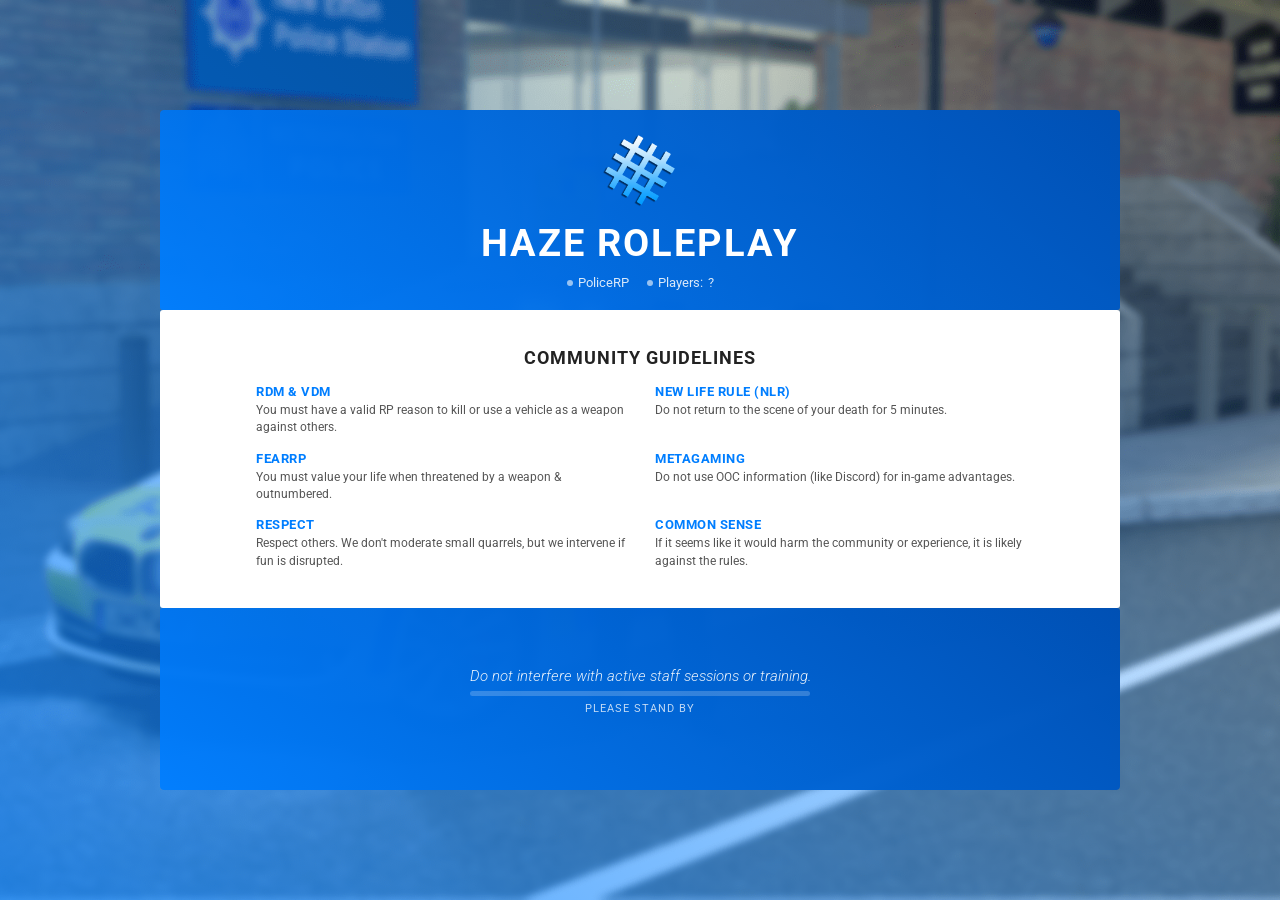
<file: index.html>
<!DOCTYPE html>
<html lang="en">
<head>
    <meta charset="UTF-8">
    <link rel="stylesheet" href="style/style.css">
    <title>HazeRP Loading</title>
    <style>
        body.loading-screen {
            display: flex;
            flex-direction: column;
            align-items: center;
            justify-content: center;
            height: 100vh;
            margin: 0;
            overflow: hidden;
            gap: 6px;
        }

        .loading-panel {
            display: flex;
            flex-direction: column;
            width: 85%;
            max-width: 960px;
            height: 82vh;
            max-height: 680px;
            border-radius: 4px;
            overflow: hidden;
        }

        .section {
            display: flex;
            flex-direction: column;
            justify-content: center;
            align-items: center;
            width: 100%;
            padding: 20px 40px;
            text-align: center;
        }

        .blue-section {
            background: linear-gradient(40deg, rgba(0,126,255,0.95) 0%, rgba(0,80,180,1) 100%);
            color: white;
            flex: 1.2;
            border-radius: 3px;
        }

        .white-section {
            background: #ffffff;
            color: #333;
            flex: 2;
            padding: 24px 10%;
            overflow-y: auto;
            border-radius: 3px;
        }

        .top-logo {
            max-height: 80px;
            margin-bottom: 10px;
        }

        .server-title {
            font-size: 2.4em;
            font-weight: 700;
            text-transform: uppercase;
            letter-spacing: 2px;
            margin: 0 0 4px;
        }

        .server-meta {
            display: flex;
            gap: 18px;
            margin-top: 6px;
            font-size: 0.8em;
            font-weight: 400;
            opacity: 0.85;
        }

            .server-meta span {
                display: flex;
                align-items: center;
                gap: 5px;
            }

            .server-meta .dot {
                width: 6px;
                height: 6px;
                border-radius: 50%;
                background: rgba(255,255,255,0.7);
                display: inline-block;
            }

        .rules-heading {
            color: #222;
            margin: 0 0 16px;
            font-size: 1.1em;
            font-weight: 700;
            text-transform: uppercase;
            letter-spacing: 1px;
        }

        .rules-container {
            display: grid;
            grid-template-columns: 1fr 1fr;
            gap: 14px 30px;
            width: 100%;
            text-align: left;
        }

        .rule-item h4 {
            color: #007eff;
            margin: 0 0 3px;
            font-size: 13px;
            text-transform: uppercase;
            letter-spacing: 0.5px;
        }

        .rule-item p {
            font-size: 12px;
            margin: 0;
            color: #555;
            line-height: 1.45;
        }

        .bottom-section {
            position: relative;
            flex-direction: row;
            justify-content: space-between;
            align-items: center;
            padding: 16px 30px;
        }

        .bottom-left {
            display: flex;
            flex-direction: column;
            align-items: flex-start;
            gap: 4px;
            flex: 1;
        }

        .bottom-center {
            display: flex;
            flex-direction: column;
            align-items: center;
            gap: 6px;
            flex: 2;
        }

        .bottom-right {
            flex: 1;
            display: flex;
            justify-content: flex-end;
            align-items: center;
        }

        #welcome-msg {
            font-size: 0.95em;
            font-style: italic;
            font-weight: 300;
            color: rgba(255,255,255,0.9);
            max-width: 400px;
            text-align: center;
            margin: 0;
        }

        .progress-wrap {
            width: 100%;
            max-width: 340px;
            background: rgba(255,255,255,0.2);
            border-radius: 99px;
            height: 5px;
            overflow: hidden;
        }

        .progress-bar {
            height: 100%;
            width: 0%;
            background: #ffffff;
            border-radius: 99px;
            transition: width 0.3s ease;
        }

        /* Status text */
        #status-text {
            font-size: 11px;
            letter-spacing: 1px;
            opacity: 0.75;
            text-transform: uppercase;
            color: white;
            margin: 0;
        }

        #file-text {
            font-size: 10px;
            opacity: 0.55;
            color: white;
            margin: 0;
            max-width: 340px;
            white-space: nowrap;
            overflow: hidden;
            text-overflow: ellipsis;
        }
    </style>
</head>
<body class="loading-screen">

    <div class="loading-panel">

        <div class="section blue-section">
            <img src="Images/Logo.png" alt="HazeRP" class="top-logo">
            <h1 class="server-title" id="server-name">Haze Roleplay</h1>
            <div class="server-meta">
                <span><span class="dot"></span> <span id="meta-gamemode">PoliceRP</span></span>
                <span><span class="dot"></span> Players: <span id="meta-players">?</span></span>
            </div>
        </div>

        <div class="section white-section">
            <h2 class="rules-heading">Community Guidelines</h2>
            <div class="rules-container">
                <div class="rule-item">
                    <h4>RDM &amp; VDM</h4>
                    <p>You must have a valid RP reason to kill or use a vehicle as a weapon against others.</p>
                </div>
                <div class="rule-item">
                    <h4>New Life Rule (NLR)</h4>
                    <p>Do not return to the scene of your death for 5 minutes.</p>
                </div>
                <div class="rule-item">
                    <h4>FearRP</h4>
                    <p>You must value your life when threatened by a weapon &amp; outnumbered.</p>
                </div>
                <div class="rule-item">
                    <h4>Metagaming</h4>
                    <p>Do not use OOC information (like Discord) for in-game advantages.</p>
                </div>
                <div class="rule-item">
                    <h4>Respect</h4>
                    <p>Respect others. We don't moderate small quarrels, but we intervene if fun is disrupted.</p>
                </div>
                <div class="rule-item">
                    <h4>Common Sense</h4>
                    <p>If it seems like it would harm the community or experience, it is likely against the rules.</p>
                </div>
            </div>
        </div>

        <div class="section blue-section bottom-section">
            <div class="bottom-left">
            </div>

            <div class="bottom-center">
                <p id="welcome-msg">Connecting to the server...</p>
                <div class="progress-wrap">
                    <div class="progress-bar" id="progress-bar"></div>
                </div>
                <p id="status-text">Please stand by</p>
                <p id="file-text">&nbsp;</p>
            </div>

            <div class="bottom-right">
            </div>
        </div>

    </div>

    <script>
        const messages = [
            "Welcome to HazeRP! Prepare for high-quality British roleplay.",
            "Did you know? Police can raid properties with probable cause.",
            "Remember to join our Discord for the latest community news.",
            "Respect your fellow players and keep the environment inclusive.",
            "NLR lasts for 5 minutes - use that time to plan your next move!",
            "Always value your life! FearRP is essential for realistic play.",
            "Need help? Contact our staff team via the @ symbol in chat.",
            "Don't forget to use /advert for major crimes like bank raids.",
            "Help us build a friendly community by welcoming new players.",
            "Metagaming ruins the mystery - keep it in character!",
            "Make sure your RP name is realistic and appropriate.",
            "NHS personnel are here to help - don't target them needlessly.",
            "Ready for a pursuit? Every shift brings something new.",
            "Keep your base builds realistic and fair for everyone.",
            "Keypads must be clearly visible and near your fading doors.",
            "Do not interfere with active staff sessions or training.",
            "Prop misuse like surfing or climbing is strictly prohibited.",
            "Car bombs are for RP only - don't use them for mass RDM.",
            "Suicide bombings have a 30-minute cooldown - use them wisely.",
            "Drug Dealers cannot commit major crimes. Focus on your trade!",
            "Citizens can only carry pistols for self-defense.",
            "Towing vehicles requires a valid legal justification.",
            "Bhopping and animation exploits are not allowed in combat.",
            "Fading doors must stay open for at least 4 seconds.",
            "You are allowed one main base and one business location.",
            "Don't build kill corridors that exploit fading doors.",
            "No-collided props are prohibited to ensure fair combat.",
            "Combat building to gain an advantage is against the rules.",
            "Disconnecting to avoid RP or staff sits is a bannable offense.",
            "Police Dogs can attack armed suspects to assist officers.",
            "Roadworkers should only use half the road for their builds.",
            "Gang wars must be adverted.",
            "Hits can be completed anywhere except spawn-protected zones.",
            "Bank raids can occur every 25 minutes.",
            "Base raids have a 15-minute cooldown - pick your target wisely.",
            "Counter-arrests require you to be affiliated with the suspect.",
            "Always keep a clear and obvious entrance to your base.",
            "Enjoy your stay and thank you for choosing HazeRP!"
        ];
        document.getElementById('welcome-msg').innerText =
            messages[Math.floor(Math.random() * messages.length)];

        let totalFiles = 0;

        function updateProgress(needed) {
            if (totalFiles === 0) return;
            const done = totalFiles - needed;
            const pct = Math.round((done / totalFiles) * 100);
            document.getElementById('progress-bar').style.width = pct + '%';
        }

        window.GameDetails = function (servername, serverurl, mapname, maxplayers, steamid, gamemode) {
            document.getElementById('server-name').innerText = servername || 'Haze Roleplay';
            document.getElementById('meta-gamemode').innerText = gamemode || 'PoliceRP';
            document.getElementById('meta-players').innerText = maxplayers || '?';
        };


        window.SetFilesTotal = function (total) {
            totalFiles = total;
            updateProgress(total);
        };

        window.SetFilesNeeded = function (needed) {
            updateProgress(needed);
            if (needed === 0) {
                document.getElementById('file-text').innerText = 'All files downloaded!';
                document.getElementById('progress-bar').style.width = '100%';
            }
        };

        window.DownloadingFile = function (fileName) {
            document.getElementById('file-text').innerText = fileName;
        };

        window.SetStatusChanged = function (status) {
            document.getElementById('status-text').innerText = status;
        };
    </script>
</body>
</html>
</file>
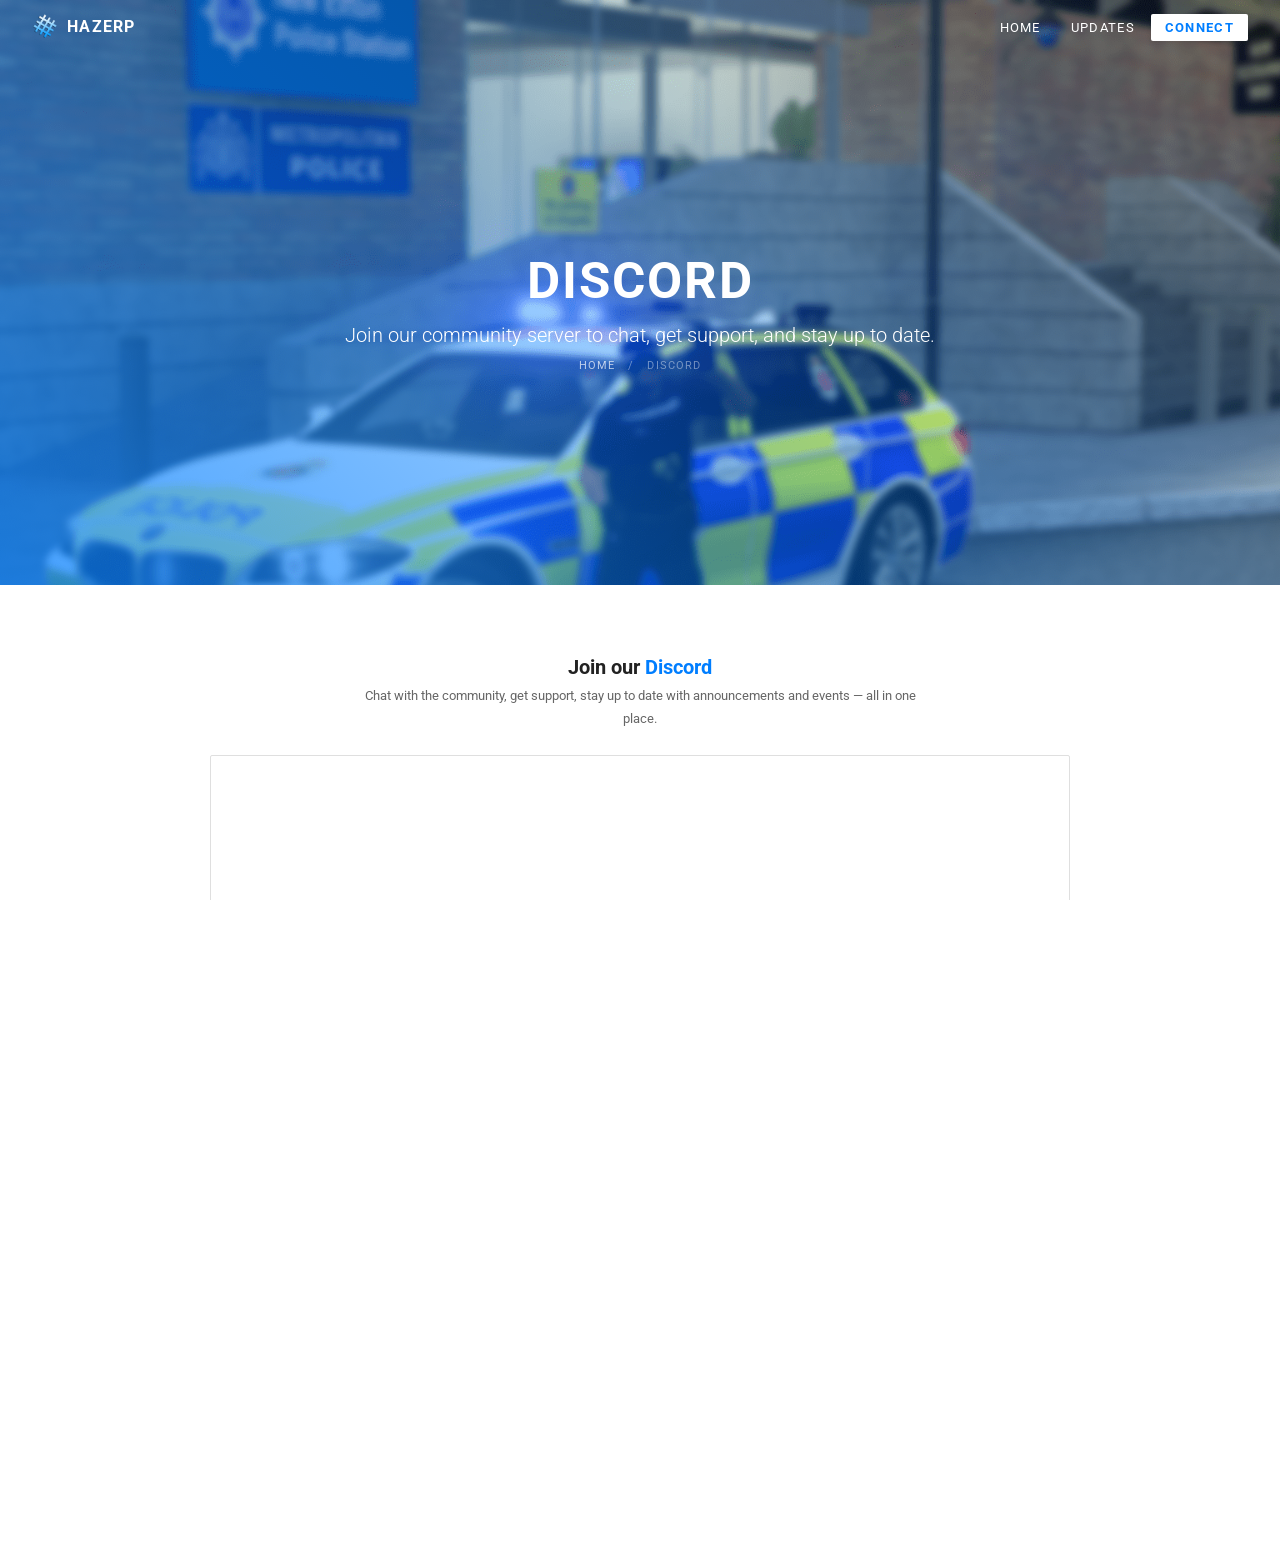
<file: Discord/index.html>
<!DOCTYPE html>
<html lang="en">
<head>
    <meta charset="UTF-8">
    <meta name="viewport" content="width=device-width, initial-scale=1.0">
    <title>HazeRP | Discord</title>
    <link rel="stylesheet" href="../style/style.css">
    <link rel="stylesheet" href="https://cdnjs.cloudflare.com/ajax/libs/font-awesome/6.4.0/css/all.min.css">
    <style>
        .page-hero {
            background: linear-gradient(40deg, rgba(0,126,255,0.737) 0%, rgba(0,126,255,0) 100%), url('../Images/background.png') no-repeat center center fixed;
            background-size: cover;
            height: 65%;
            min-height: 420px;
            display: flex;
            justify-content: center;
            align-items: center;
            color: white;
            text-align: center;
            padding-top: 52px;
            box-shadow: 0 .125rem .25rem rgba(0,0,0,.075);
        }

        .page-hero-inner {
            max-width: 1000px;
            width: 100%;
            padding: 0 40px;
        }

        .page-hero h1 {
            font-size: 4vw;
            font-weight: 700;
            text-transform: uppercase;
            margin: 0 0 12px;
            letter-spacing: 2px;
        }

        .page-hero p {
            font-size: 20px;
            font-weight: 300;
            margin: 0;
            color: white;
        }

        .breadcrumb {
            font-size: 11px;
            letter-spacing: 0.1em;
            text-transform: uppercase;
            opacity: 0.7;
            margin-bottom: 16px;
            display: flex;
            align-items: center;
            justify-content: center;
            gap: 7px;
        }

            .breadcrumb a {
                color: white;
            }

                .breadcrumb a:hover {
                    opacity: 0.85;
                }

            .breadcrumb .sep {
                margin: 0 6px;
            }
    </style>
</head>
<body>

    <nav id="main-nav">
        <a href="../home/index.html" class="nav-brand">
            <img src="../Images/Logo.png" alt="HazeRP">
            <span class="nav-brand-name">HazeRP</span>
        </a>
        <ul class="nav-links">
            <li><a href="../home/index.html">Home</a></li>
            <li><a href="../updates/index.html">Updates</a></li>
            <li><a href="steam://connect/85.208.197.68:27015" class="nav-connect">Connect</a></li>
        </ul>
    </nav>

    <div class="page-hero">
        <div class="page-hero-inner">
            <h1>Discord</h1>
            <p>Join our community server to chat, get support, and stay up to date.</p>
            <div class="breadcrumb">
                <a href="../home/index.html">Home</a>
                <span class="sep">/</span>
                <span>Discord</span>
            </div>
        </div>
    </div>

    <div class="connect-section" style="border-top: none;">
        <div style="max-width: 860px; margin: 0 auto;">
            <p class="section-label" style="text-align: center;">Join our <span>Discord</span></p>
            <p class="section-sub" style="text-align: center; max-width: 560px; margin: 0 auto 24px;">
                Chat with the community, get support, stay up to date with announcements and events — all in one place.
            </p>
            <div class="discord-wrap">
                <iframe src="https://discord.com/widget?id=1381289925898534913&theme=dark"
                        width="100%"
                        height="600"
                        allowtransparency="true"
                        frameborder="0"
                        sandbox="allow-popups allow-popups-to-escape-sandbox allow-same-origin allow-scripts">
                </iframe>
            </div>
        </div>
    </div>

    <footer>
        <div class="footer-brand">HazeRP</div>
        <p>
            &copy; 2026 HazeRP - Haze Police Roleplay. All rights reserved.<br>
            <a href="../home/index.html">Home</a> &bull;
            <a href="steam://connect/85.208.197.68:27015">Connect</a>
        </p>
    </footer>

    <script>
        const nav = document.getElementById('main-nav');
        window.addEventListener('scroll', () => { nav.classList.toggle('scrolled', window.scrollY > 52); });
    </script>

</body>
</html>
</file>
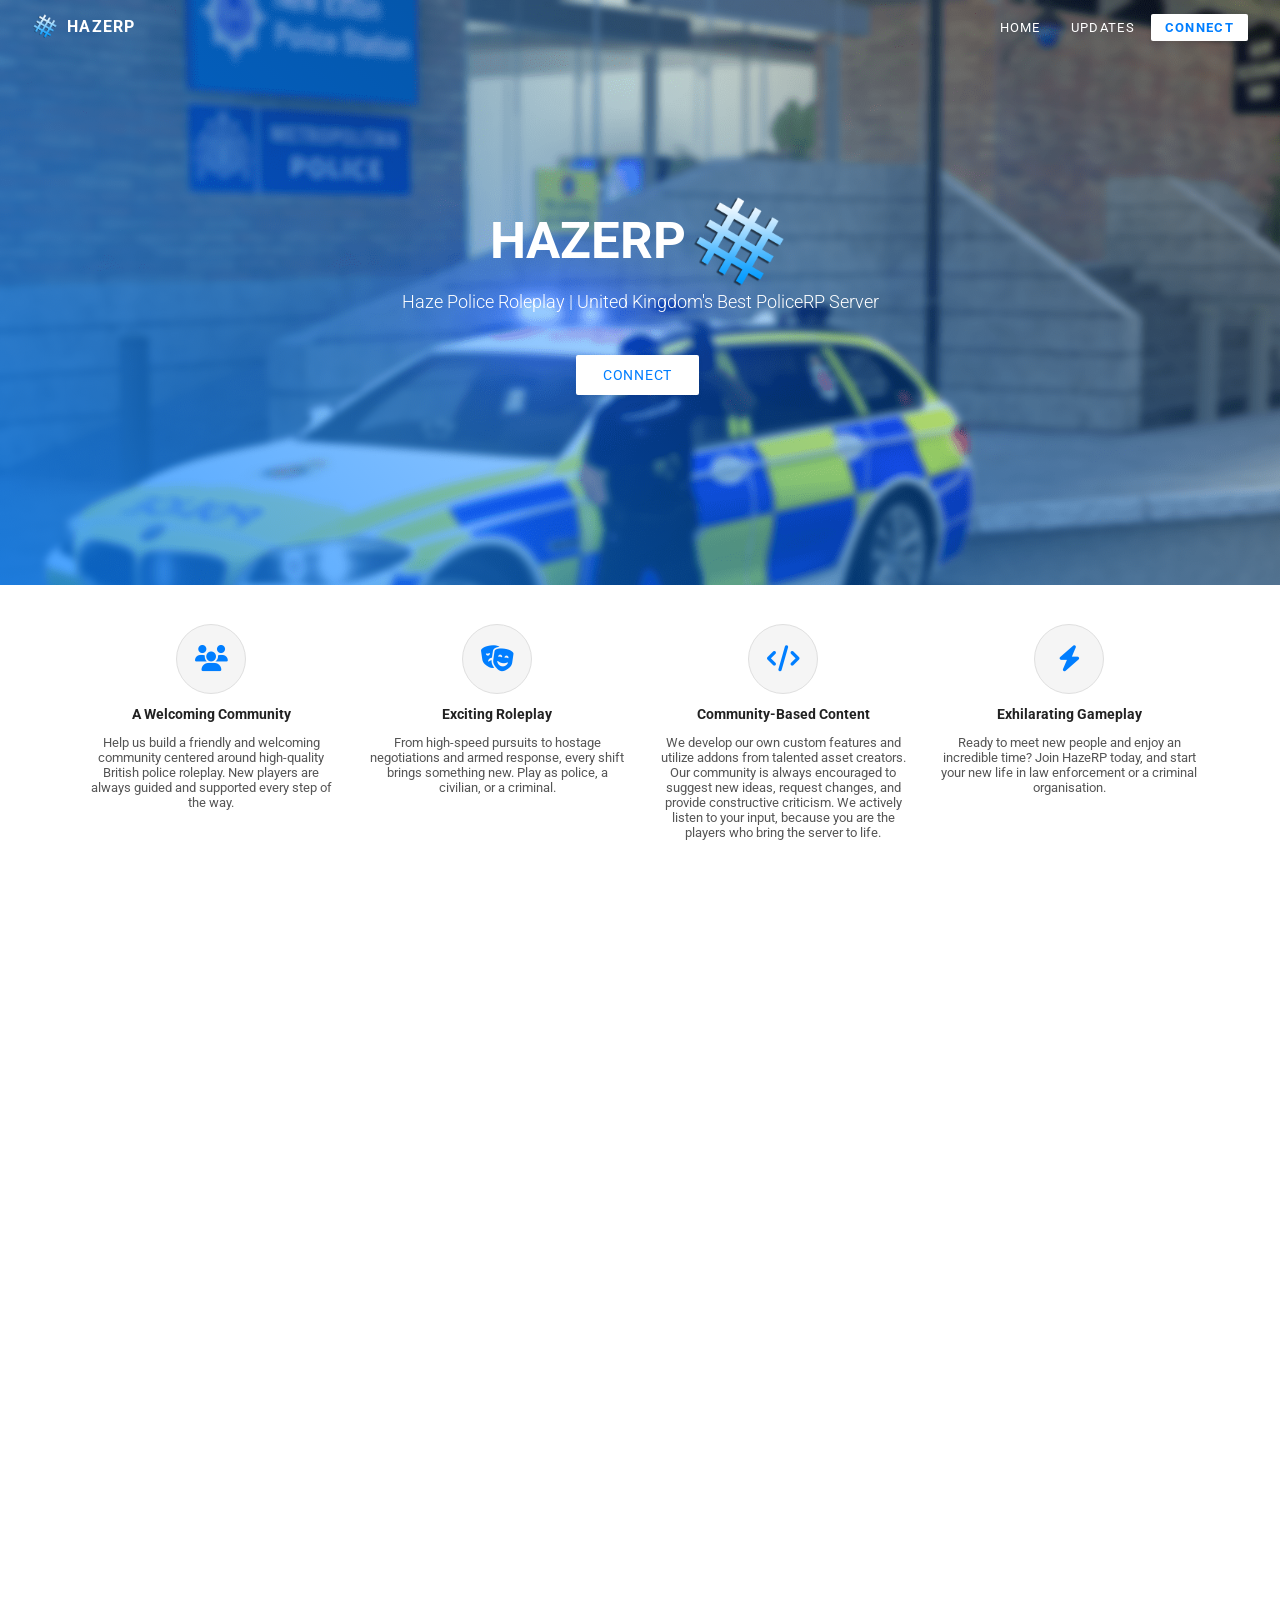
<file: home/index.html>
<!DOCTYPE html>
<html lang="en">
<head>
    <meta charset="UTF-8">
    <meta name="viewport" content="width=device-width, initial-scale=1.0">
    <title>HazeRP | Home</title>
    <link rel="stylesheet" href="../style/style.css">
    <link rel="stylesheet" href="https://cdnjs.cloudflare.com/ajax/libs/font-awesome/6.4.0/css/all.min.css">
</head>
<body>

    <nav id="main-nav">
        <a href="../home/index.html" class="nav-brand">
            <img src="../Images/Logo.png" alt="HazeRP">
            <span class="nav-brand-name">HazeRP</span>
        </a>
        <ul class="nav-links">
            <li><a href="../home/index.html">Home</a></li>
            <li><a href="../updates/index.html">Updates</a></li>
            <li><a href="steam://connect/85.208.197.68:27015" class="nav-connect">Connect</a></li>
        </ul>
    </nav>

    <div class="masthead">
        <div class="mh-container">
            <h1 class="header">HazeRP</h1>
            <img class="logo" src="../Images/Logo.png" alt="HazeRP Logo">
            <p class="subtext">Haze Police Roleplay | United Kingdom's Best PoliceRP Server</p>
            <div class="mh-buttons">
                <div class="buttons-row">
                    <a href="steam://connect/85.208.197.68:27015" class="button y">Connect</a>
                </div>
            </div>
        </div>
    </div>

    <div class="cards-row">
        <div class="card">
            <div class="card-content">
                <i class="fas fa-users"></i>
                <h4>A Welcoming Community</h4>
                <p>Help us build a friendly and welcoming community centered around high-quality British police roleplay. New players are always guided and supported every step of the way.</p>
            </div>
        </div>
        <div class="card">
            <div class="card-content">
                <i class="fas fa-masks-theater"></i>
                <h4>Exciting Roleplay</h4>
                <p>From high-speed pursuits to hostage negotiations and armed response, every shift brings something new. Play as police, a civilian, or a criminal.</p>
            </div>
        </div>
        <div class="card">
            <div class="card-content">
                <i class="fas fa-code"></i>
                <h4>Community-Based Content</h4>
                <p>We develop our own custom features and utilize addons from talented asset creators. Our community is always encouraged to suggest new ideas, request changes, and provide constructive criticism. We actively listen to your input, because you are the players who bring the server to life.</p>
            </div>
        </div>
        <div class="card">
            <div class="card-content">
                <i class="fas fa-bolt"></i>
                <h4>Exhilarating Gameplay</h4>
                <p>Ready to meet new people and enjoy an incredible time? Join HazeRP today, and start your new life in law enforcement or a criminal organisation.</p>
            </div>
        </div>
    </div>



    <div class="connect-section">
        <div class="connect-inner">
            <div>
                <p class="section-label">Join our <span>Discord</span></p>
                <p class="section-sub">Chat with the community, get support, stay up to date with announcements and events all in our Discord server.</p>
                <div class="discord-wrap">
                    <iframe src="https://discord.com/widget?id=1381289925898534913&theme=dark" width="100%" height="480" allowtransparency="true" frameborder="0" sandbox="allow-popups allow-popups-to-escape-sandbox allow-same-origin allow-scripts"></iframe>
                </div>
            </div>
        </div>
    </div>

    <footer>
        <div class="footer-brand">HazeRP</div>
        <p>
            &copy; 2026 HazeRP - Haze Police Roleplay. All rights reserved.<br>
            <a href="home.html">Home</a> &bull;
            <a href="steam://connect/85.208.197.68:27015">Connect</a>
        </p>
    </footer>

    <script>
        const nav = document.getElementById('main-nav');
        window.addEventListener('scroll', () => { nav.classList.toggle('scrolled', window.scrollY > 52); });
    </script>

</body>
</html>
</file>
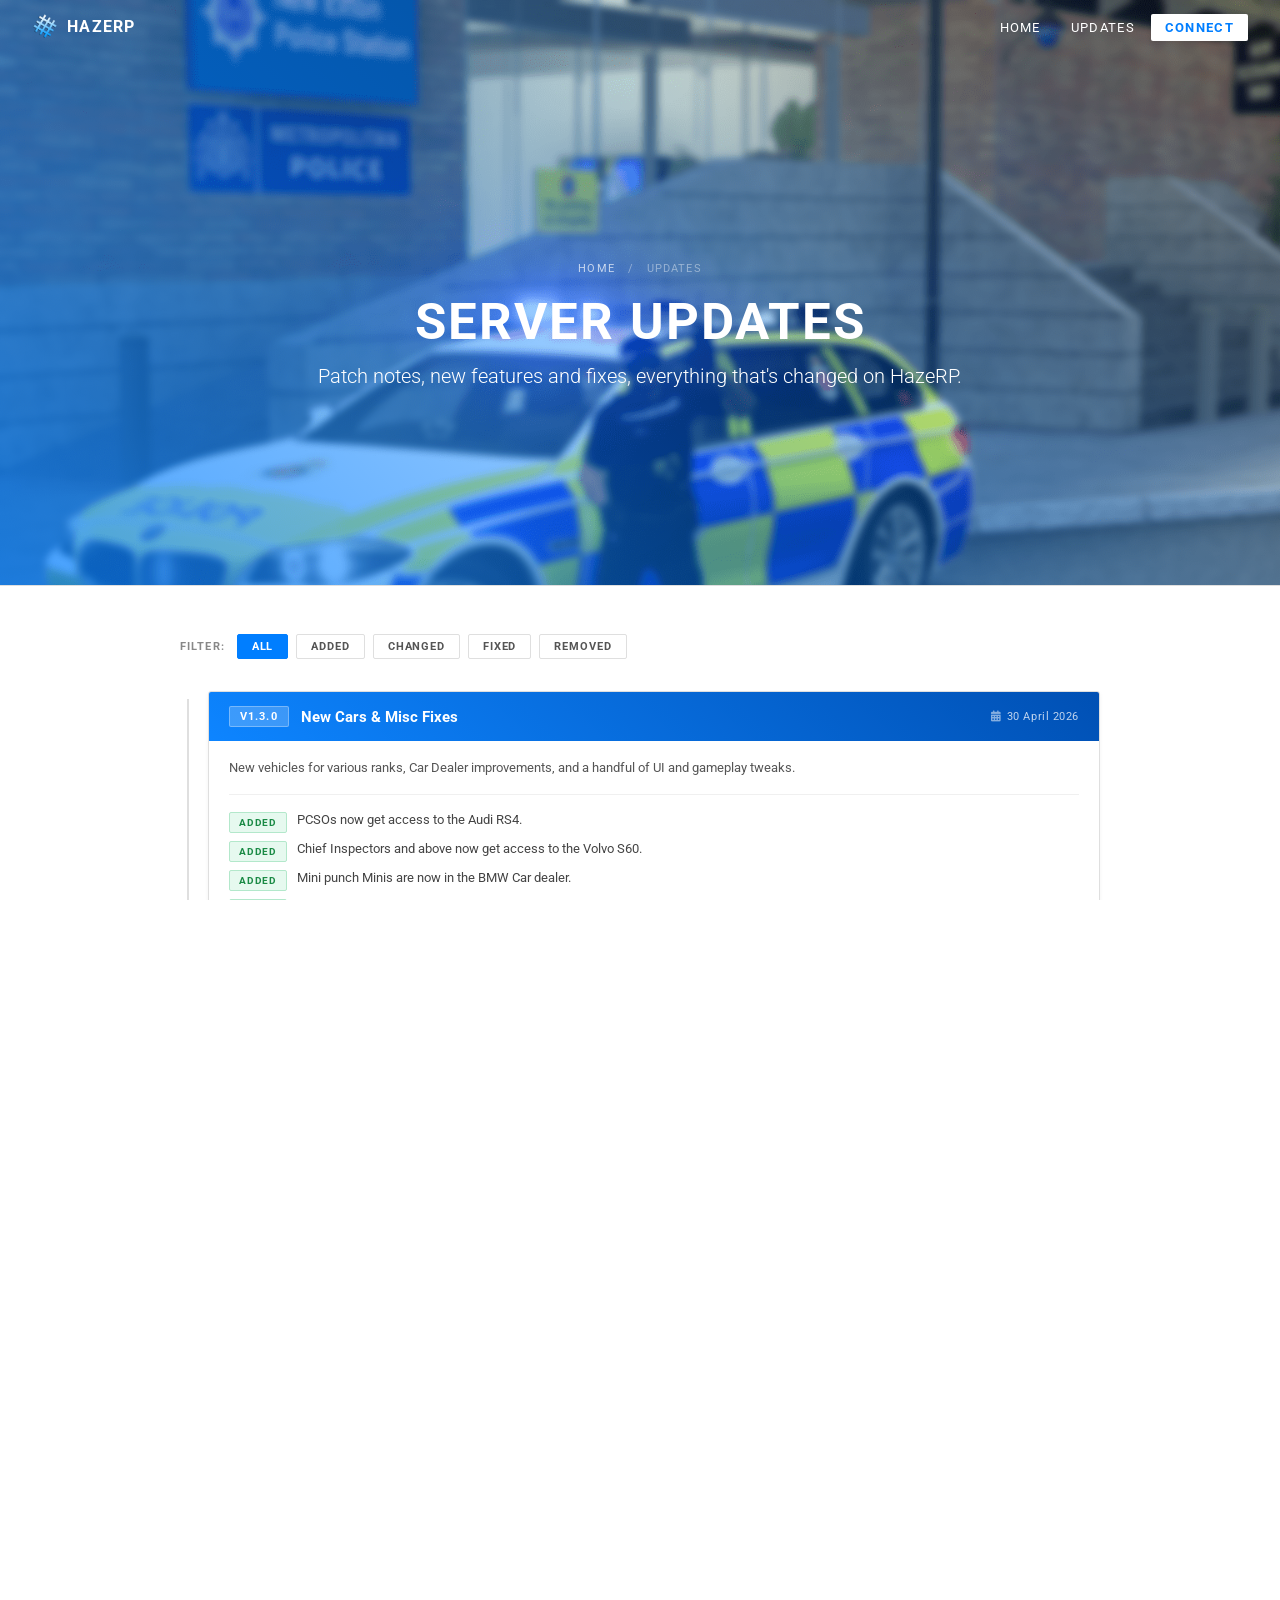
<file: updates/index.html>
<!DOCTYPE html>
<html lang="en">
<head>
    <meta charset="UTF-8">
    <meta name="viewport" content="width=device-width, initial-scale=1.0">
    <title>HazeRP | Updates</title>
    <link rel="stylesheet" href="../style/style.css">
    <link rel="stylesheet" href="https://cdnjs.cloudflare.com/ajax/libs/font-awesome/6.4.0/css/all.min.css">
    <style>
        .page-hero {
            background: linear-gradient(40deg, rgba(0,126,255,0.737) 0%, rgba(0,126,255,0) 100%), url('../Images/background.png') no-repeat center center fixed;
            background-size: cover;
            height: 65%;
            min-height: 420px;
            display: flex;
            justify-content: center;
            align-items: center;
            color: white;
            text-align: center;
            padding-top: 52px;
            box-shadow: 0 .125rem .25rem rgba(0,0,0,.075);
        }

        .page-hero-inner {
            max-width: 1000px;
            width: 100%;
            padding: 0 40px;
        }

        .page-hero h1 {
            font-size: 4vw;
            font-weight: 700;
            text-transform: uppercase;
            margin: 0 0 12px;
            letter-spacing: 2px;
        }

        .page-hero p {
            font-size: 20px;
            font-weight: 300;
            margin: 0;
            color: white;
        }

        .breadcrumb {
            font-size: 11px;
            letter-spacing: 0.1em;
            text-transform: uppercase;
            opacity: 0.7;
            margin-bottom: 16px;
            display: flex;
            align-items: center;
            justify-content: center;
            gap: 7px;
        }

            .breadcrumb a {
                color: white;
            }

                .breadcrumb a:hover {
                    opacity: 0.85;
                }

            .breadcrumb .sep {
                margin: 0 6px;
            }

        .updates-wrap {
            max-width: 1000px;
            margin: 0 auto;
            padding: 48px 40px 64px;
        }

        .filter-bar {
            display: flex;
            align-items: center;
            gap: 8px;
            margin-bottom: 32px;
            flex-wrap: wrap;
        }

            .filter-bar span {
                font-size: 11px;
                font-weight: 700;
                text-transform: uppercase;
                letter-spacing: 0.1em;
                color: #888;
                margin-right: 4px;
            }

        .filter-btn {
            font-family: 'Roboto', sans-serif;
            font-size: 11px;
            font-weight: 700;
            letter-spacing: 0.08em;
            text-transform: uppercase;
            padding: 5px 14px;
            border-radius: 2px;
            border: 1px solid #dfdfdf;
            background: white;
            color: #555;
            cursor: pointer;
            transition: background 0.15s, border-color 0.15s, color 0.15s;
        }

            .filter-btn:hover,
            .filter-btn.active {
                background: #007eff;
                border-color: #007eff;
                color: white;
            }

        .timeline {
            position: relative;
            padding-left: 28px;
        }

            .timeline::before {
                content: '';
                position: absolute;
                left: 7px;
                top: 8px;
                bottom: 0;
                width: 2px;
                background: #dfdfdf;
            }

        .update-card {
            position: relative;
            margin-bottom: 32px;
            background: white;
            border: 1px solid #dfdfdf;
            border-radius: 3px;
            box-shadow: 0 .125rem .25rem rgba(0,0,0,.05);
            overflow: hidden;
            transition: box-shadow 0.2s;
        }

            .update-card:hover {
                box-shadow: 0 .25rem .6rem rgba(0,126,255,0.1);
            }

            .update-card::before {
                content: '';
                position: absolute;
                left: -24px;
                top: 20px;
                width: 12px;
                height: 12px;
                border-radius: 50%;
                background: #007eff;
                border: 2px solid white;
                box-shadow: 0 0 0 2px #007eff;
            }

        .card-header {
            background: linear-gradient(40deg, rgba(0,126,255,0.95) 0%, rgba(0,80,180,1) 100%);
            padding: 14px 20px;
            display: flex;
            align-items: center;
            gap: 12px;
            flex-wrap: wrap;
        }

        .version-badge {
            font-size: 11px;
            font-weight: 700;
            letter-spacing: 0.1em;
            text-transform: uppercase;
            background: rgba(255,255,255,0.2);
            color: white;
            padding: 3px 10px;
            border-radius: 2px;
            border: 1px solid rgba(255,255,255,0.3);
            flex-shrink: 0;
        }

        .card-header h3 {
            font-size: 15px;
            font-weight: 700;
            color: white;
            margin: 0;
            flex: 1;
        }

        .card-date {
            font-size: 11px;
            color: rgba(255,255,255,0.75);
            letter-spacing: 0.05em;
            white-space: nowrap;
        }

        .card-body {
            padding: 16px 20px 20px;
        }

        .card-desc {
            font-size: 13px;
            color: #555;
            line-height: 1.75;
            margin: 0 0 16px;
            padding-bottom: 14px;
            border-bottom: 1px solid #f0f0f0;
        }

        .change-list {
            list-style: none;
            padding: 0;
            margin: 0;
            display: flex;
            flex-direction: column;
            gap: 7px;
        }

            .change-list li {
                display: flex;
                align-items: flex-start;
                gap: 10px;
                font-size: 12.5px;
                color: #444;
                line-height: 1.5;
            }

        .change-type {
            display: inline-block;
            font-size: 10px;
            font-weight: 700;
            letter-spacing: 0.08em;
            text-transform: uppercase;
            padding: 2px 8px;
            border-radius: 2px;
            flex-shrink: 0;
            margin-top: 1px;
            min-width: 58px;
            text-align: center;
        }

        .type-added {
            background: #e6f9ef;
            color: #1a8a45;
            border: 1px solid #b3e8cb;
        }

        .type-changed {
            background: #fff8e6;
            color: #a06000;
            border: 1px solid #ffdfa0;
        }

        .type-fixed {
            background: #e6f0ff;
            color: #1a50a0;
            border: 1px solid #aac8ff;
        }

        .type-removed {
            background: #ffeaea;
            color: #aa1a1a;
            border: 1px solid #ffb3b3;
        }

        .state-msg {
            text-align: center;
            padding: 60px 20px;
            color: #999;
            font-size: 13px;
        }

            .state-msg i {
                font-size: 32px;
                color: #ccc;
                display: block;
                margin-bottom: 12px;
            }

        .updates-page-bg {
            background: white;
            border-top: 1px solid #dfdfdf;
            min-height: 60vh;
        }
    </style>
</head>
<body>

    <nav id="main-nav">
        <a href="../home/index.html" class="nav-brand">
            <img src="../Images/Logo.png" alt="HazeRP">
            <span class="nav-brand-name">HazeRP</span>
        </a>
        <ul class="nav-links">
            <li><a href="../home/index.html">Home</a></li>
            <li><a href="../updates/index.html">Updates</a></li>
            <li><a href="steam://connect/85.208.197.68:27015" class="nav-connect">Connect</a></li>
        </ul>
    </nav>

    <div class="page-hero">
        <div class="page-hero-inner">
            <div class="breadcrumb">
                <a href="../home/index.html">Home</a>
                <span class="sep">/</span>
                <span>Updates</span>
            </div>
            <h1>Server Updates</h1>
            <p>Patch notes, new features and fixes, everything that's changed on HazeRP.</p>
        </div>
    </div>

    <div class="updates-page-bg">
        <div class="updates-wrap">
            <div class="filter-bar">
                <span>Filter:</span>
                <button class="filter-btn active" data-filter="all">All</button>
                <button class="filter-btn" data-filter="added">Added</button>
                <button class="filter-btn" data-filter="changed">Changed</button>
                <button class="filter-btn" data-filter="fixed">Fixed</button>
                <button class="filter-btn" data-filter="removed">Removed</button>
            </div>
            <div class="timeline" id="timeline">
                <div class="state-msg">
                    <i class="fas fa-circle-notch fa-spin"></i>
                    Loading updates&hellip;
                </div>
            </div>
        </div>
    </div>

    <footer>
        <div class="footer-brand">HazeRP</div>
        <p>
            &copy; 2026 HazeRP - Haze Police Roleplay. All rights reserved.<br>
            <a href="../home/index.html">Home</a> &bull;
            <a href="index.html">Updates</a> &bull;
            <a href="steam://connect/85.208.197.68:27015">Connect</a>
        </p>
    </footer>

    <script>
        const nav = document.getElementById('main-nav');
        window.addEventListener('scroll', () => {
            nav.classList.toggle('scrolled', window.scrollY > 52);
        });

        function formatDate(iso) {
            const [y, m, d] = iso.split('-').map(Number);
            return new Date(y, m - 1, d).toLocaleDateString('en-GB', {
                day: 'numeric', month: 'long', year: 'numeric'
            });
        }

        function typeLabel(type) {
            const map = { added: 'Added', changed: 'Changed', fixed: 'Fixed', removed: 'Removed' };
            return map[type] || type;
        }

        function buildCard(update, activeFilter) {
            const changes = activeFilter === 'all'
                ? update.changes
                : update.changes.filter(c => c.type === activeFilter);

            if (activeFilter !== 'all' && changes.length === 0) return null;

            const li = changes.map(c => `
                            <li>
                                <span class="change-type type-${c.type}">${typeLabel(c.type)}</span>
                                <span>${c.text}</span>
                            </li>
                        `).join('');

            const card = document.createElement('div');
            card.className = 'update-card';
            card.innerHTML = `
                            <div class="card-header">
                                <span class="version-badge">v${update.version}</span>
                                <h3>${update.title}</h3>
                                <span class="card-date"><i class="fas fa-calendar-alt" style="margin-right:5px;opacity:.7"></i>${formatDate(update.date)}</span>
                            </div>
                            <div class="card-body">
                                <p class="card-desc">${update.description}</p>
                                <ul class="change-list">${li}</ul>
                            </div>
                        `;
            return card;
        }

        let allUpdates = [];

        function render(filter) {
            const timeline = document.getElementById('timeline');
            timeline.innerHTML = '';

            const visible = allUpdates
                .map(u => buildCard(u, filter))
                .filter(Boolean);

            if (visible.length === 0) {
                timeline.innerHTML = `
                                <div class="state-msg">
                                    <i class="fas fa-box-open"></i>
                                    No updates match this filter.
                                </div>`;
                return;
            }

            visible.forEach(card => timeline.appendChild(card));
        }

        document.querySelectorAll('.filter-btn').forEach(btn => {
            btn.addEventListener('click', () => {
                document.querySelectorAll('.filter-btn').forEach(b => b.classList.remove('active'));
                btn.classList.add('active');
                render(btn.dataset.filter);
            });
        });

        fetch('updates.json')
            .then(r => {
                if (!r.ok) throw new Error('Could not load updates.json');
                return r.json();
            })
            .then(data => {
                allUpdates = data.reverse();
                render('all');
            })
            .catch(err => {
                document.getElementById('timeline').innerHTML = `
                                <div class="state-msg">
                                    <i class="fas fa-exclamation-circle"></i>
                                    Failed to load updates. Make sure <code>updates.json</code> is in the same folder.<br>
                                    <small style="color:#bbb;margin-top:6px;display:block">${err.message}</small>
                                </div>`;
            });
    </script>

</body>
</html>
</file>
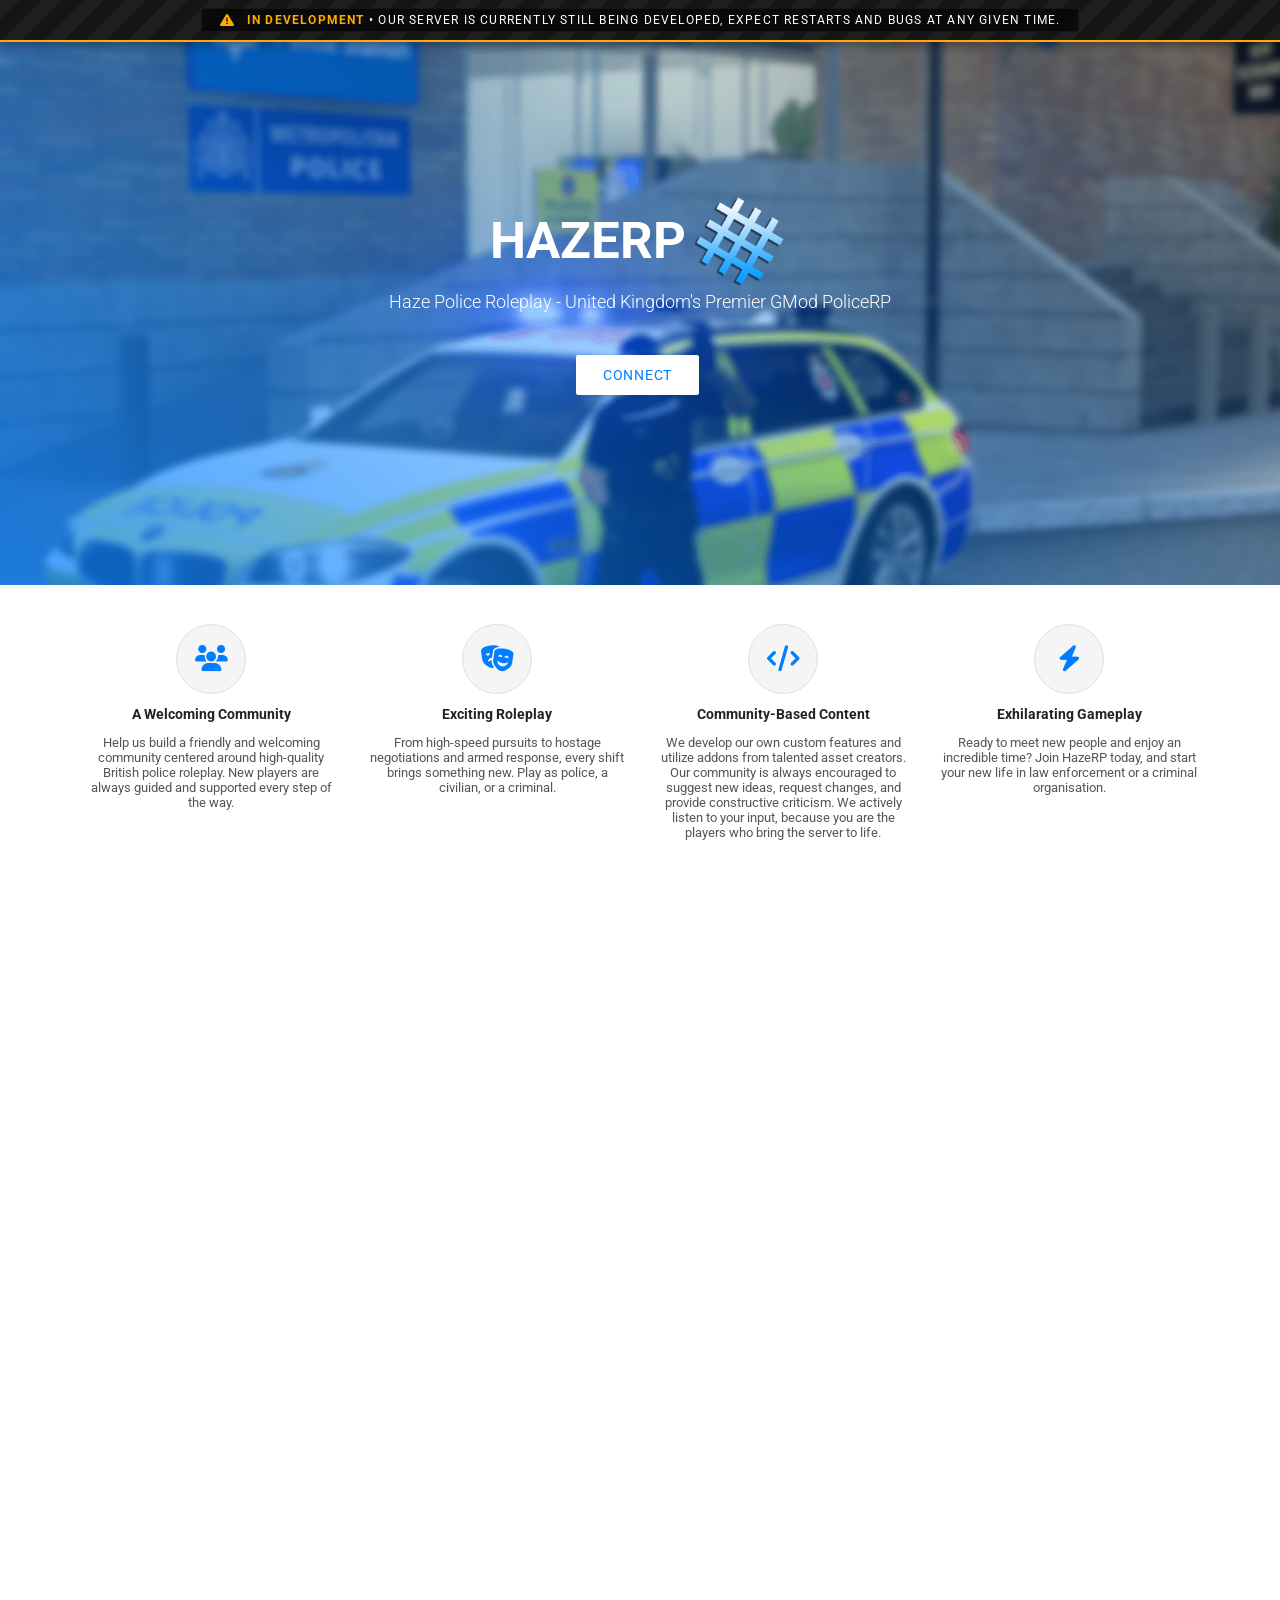
<file: home.html>
<!DOCTYPE html>
<html lang="en">
<head>
    <meta charset="UTF-8">
    <meta name="viewport" content="width=device-width, initial-scale=1.0">
    <title>HazeRP | Home</title>
    <link rel="stylesheet" href="style.css">
    <link rel="stylesheet" href="https://cdnjs.cloudflare.com/ajax/libs/font-awesome/6.4.0/css/all.min.css">
</head>
<body>

    <nav id="main-nav">
        <a href="home.html" class="nav-brand">
            <img src="Images/Logo.png" alt="HazeRP">
            <span class="nav-brand-name">HazeRP</span>
        </a>
        <ul class="nav-links">
            <li><a href="home.html">Home</a></li>
            <li><a href="steam://connect/85.208.197.68:27015" class="nav-connect">Connect</a></li>
        </ul>
    </nav>

    <div class="masthead">
        <div class="mh-container">
            <h1 class="header">HazeRP</h1>
            <img class="logo" src="Images/Logo.png" alt="HazeRP Logo">
            <div class="dev-warning-banner">
                <div class="warning-content">
                    <i class="fas fa-exclamation-triangle pulse-icon"></i>
                    <span class="warning-text"><strong>In Development</strong> &bull; Our server is currently still being developed, expect restarts and bugs at any given time.</span>
                </div>
            </div>
            <p class="subtext">Haze Police Roleplay - United Kingdom's Premier GMod PoliceRP</p>
            <div class="mh-buttons">
                <div class="buttons-row">
                    <a href="steam://connect/85.208.197.68:27015" class="button y">Connect</a>
                </div>
            </div>
        </div>
    </div>

    <div class="cards-row">
        <div class="card">
            <div class="card-content">
                <i class="fas fa-users"></i>
                <h4>A Welcoming Community</h4>
                <p>Help us build a friendly and welcoming community centered around high-quality British police roleplay. New players are always guided and supported every step of the way.</p>
            </div>
        </div>
        <div class="card">
            <div class="card-content">
                <i class="fas fa-masks-theater"></i>
                <h4>Exciting Roleplay</h4>
                <p>From high-speed pursuits to hostage negotiations and armed response, every shift brings something new. Play as police, a civilian, or a criminal.</p>
            </div>
        </div>
        <div class="card">
            <div class="card-content">
                <i class="fas fa-code"></i>
                <h4>Community-Based Content</h4>
                <p>We develop our own custom features and utilize addons from talented asset creators. Our community is always encouraged to suggest new ideas, request changes, and provide constructive criticism. We actively listen to your input, because you are the players who bring the server to life.</p>
            </div>
        </div>
        <div class="card">
            <div class="card-content">
                <i class="fas fa-bolt"></i>
                <h4>Exhilarating Gameplay</h4>
                <p>Ready to meet new people and enjoy an incredible time? Join HazeRP today, and start your new life in law enforcement or a criminal organisation.</p>
            </div>
        </div>
    </div>



    <div class="connect-section">
        <div class="connect-inner">
            <div>
                <p class="section-label">Join our <span>Discord</span></p>
                <p class="section-sub">Chat with the community, get support, stay up to date with announcements and events all in our Discord server.</p>
                <div class="discord-wrap">
                    <iframe src="https://discord.com/widget?id=1381289925898534913&theme=dark" width="100%" height="480" allowtransparency="true" frameborder="0" sandbox="allow-popups allow-popups-to-escape-sandbox allow-same-origin allow-scripts"></iframe>
                </div>
            </div>
        </div>
    </div>

    <footer>
        <div class="footer-brand">HazeRP</div>
        <p>
            &copy; 2026 HazeRP - Haze Police Roleplay. All rights reserved.<br>
            <a href="home.html">Home</a> &bull;
            <a href="steam://connect/85.208.197.68:27015">Connect</a>
        </p>
    </footer>

    <script>
        const nav = document.getElementById('main-nav');
        window.addEventListener('scroll', () => { nav.classList.toggle('scrolled', window.scrollY > 52); });
    </script>

</body>
</html>
</file>
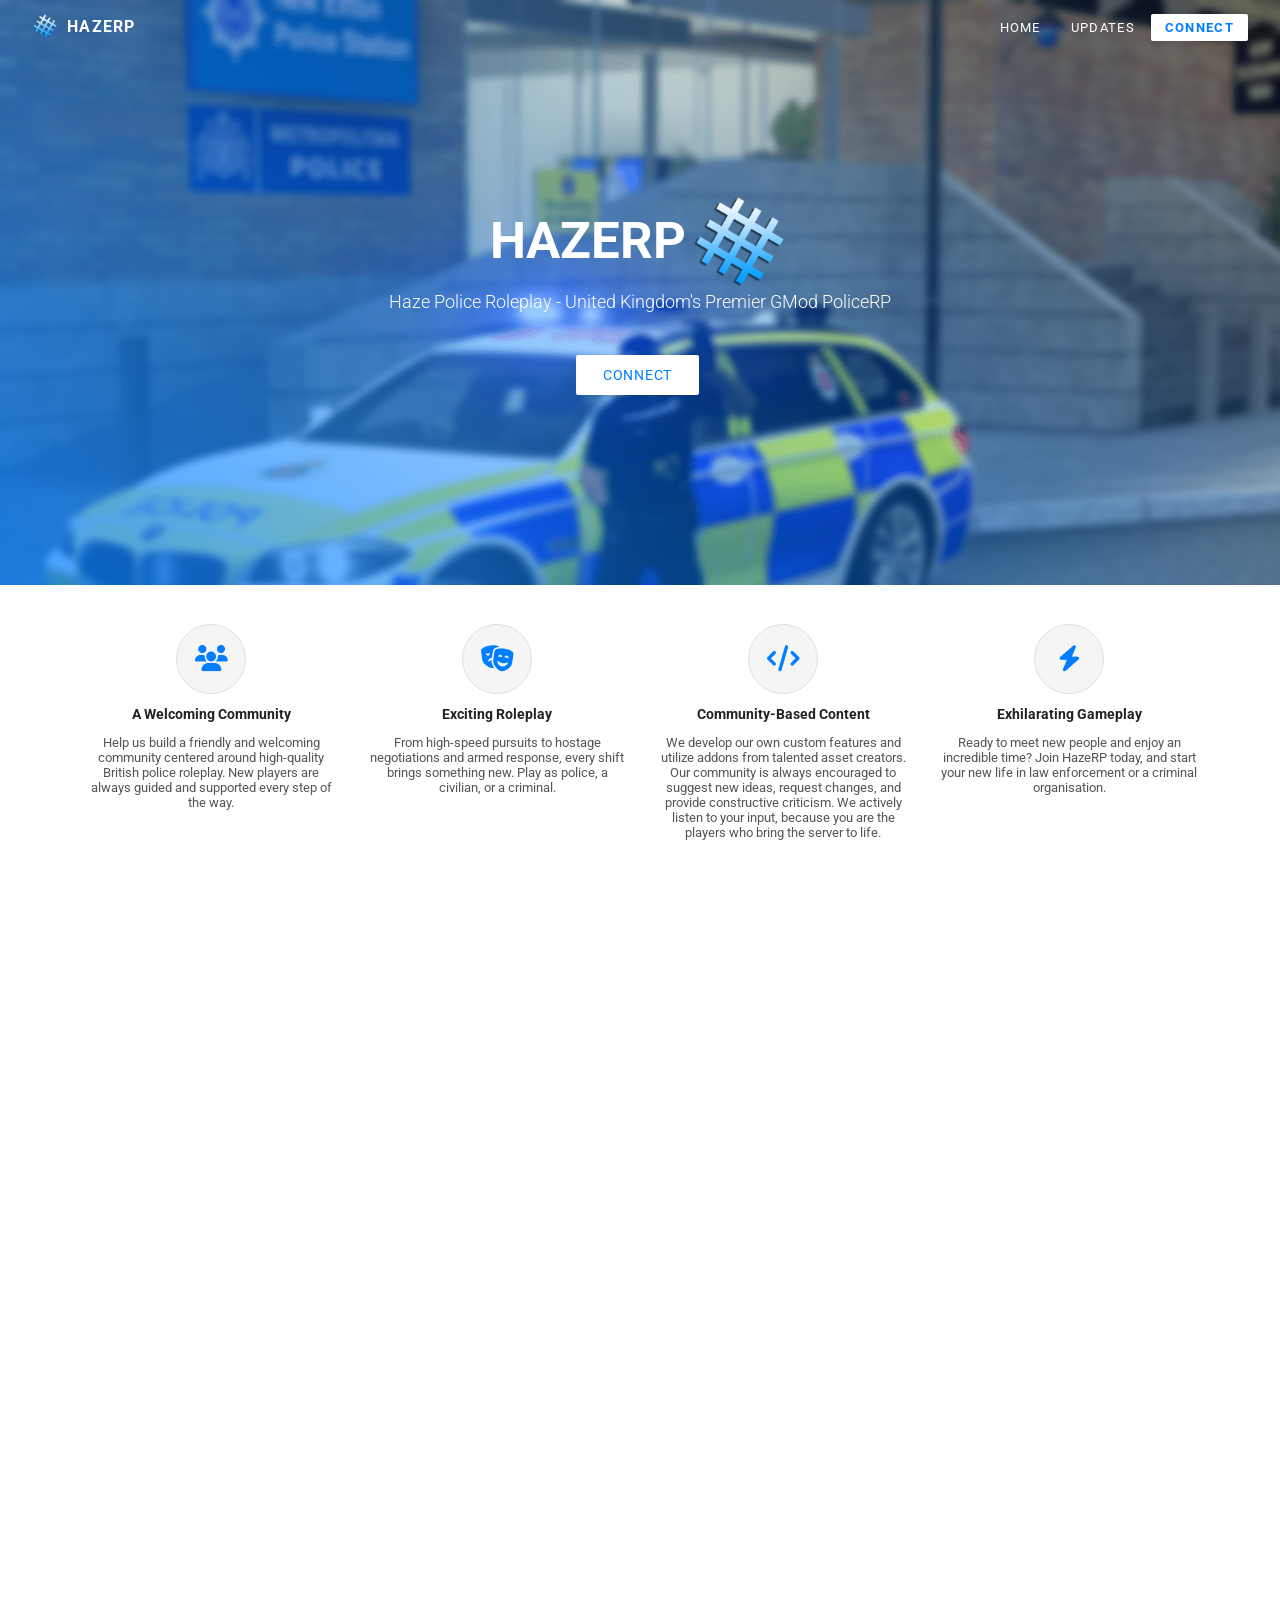
<file: home/home.html>
<!DOCTYPE html>
<html lang="en">
<head>
    <meta charset="UTF-8">
    <meta name="viewport" content="width=device-width, initial-scale=1.0">
    <title>HazeRP | Home</title>
    <link rel="stylesheet" href="../style/style.css">
    <link rel="stylesheet" href="https://cdnjs.cloudflare.com/ajax/libs/font-awesome/6.4.0/css/all.min.css">
</head>
<body>

    <nav id="main-nav">
        <a href="../home/home.html" class="nav-brand">
            <img src="../Images/Logo.png" alt="HazeRP">
            <span class="nav-brand-name">HazeRP</span>
        </a>
        <ul class="nav-links">
            <li><a href="../home/home.html">Home</a></li>
            <li><a href="../updates/updates.html">Updates</a></li>
            <li><a href="steam://connect/85.208.197.68:27015" class="nav-connect">Connect</a></li>
        </ul>
    </nav>

    <div class="masthead">
        <div class="mh-container">
            <h1 class="header">HazeRP</h1>
            <img class="logo" src="../Images/Logo.png" alt="HazeRP Logo">
            <p class="subtext">Haze Police Roleplay - United Kingdom's Premier GMod PoliceRP</p>
            <div class="mh-buttons">
                <div class="buttons-row">
                    <a href="steam://connect/85.208.197.68:27015" class="button y">Connect</a>
                </div>
            </div>
        </div>
    </div>

    <div class="cards-row">
        <div class="card">
            <div class="card-content">
                <i class="fas fa-users"></i>
                <h4>A Welcoming Community</h4>
                <p>Help us build a friendly and welcoming community centered around high-quality British police roleplay. New players are always guided and supported every step of the way.</p>
            </div>
        </div>
        <div class="card">
            <div class="card-content">
                <i class="fas fa-masks-theater"></i>
                <h4>Exciting Roleplay</h4>
                <p>From high-speed pursuits to hostage negotiations and armed response, every shift brings something new. Play as police, a civilian, or a criminal.</p>
            </div>
        </div>
        <div class="card">
            <div class="card-content">
                <i class="fas fa-code"></i>
                <h4>Community-Based Content</h4>
                <p>We develop our own custom features and utilize addons from talented asset creators. Our community is always encouraged to suggest new ideas, request changes, and provide constructive criticism. We actively listen to your input, because you are the players who bring the server to life.</p>
            </div>
        </div>
        <div class="card">
            <div class="card-content">
                <i class="fas fa-bolt"></i>
                <h4>Exhilarating Gameplay</h4>
                <p>Ready to meet new people and enjoy an incredible time? Join HazeRP today, and start your new life in law enforcement or a criminal organisation.</p>
            </div>
        </div>
    </div>



    <div class="connect-section">
        <div class="connect-inner">
            <div>
                <p class="section-label">Join our <span>Discord</span></p>
                <p class="section-sub">Chat with the community, get support, stay up to date with announcements and events all in our Discord server.</p>
                <div class="discord-wrap">
                    <iframe src="https://discord.com/widget?id=1381289925898534913&theme=dark" width="100%" height="480" allowtransparency="true" frameborder="0" sandbox="allow-popups allow-popups-to-escape-sandbox allow-same-origin allow-scripts"></iframe>
                </div>
            </div>
        </div>
    </div>

    <footer>
        <div class="footer-brand">HazeRP</div>
        <p>
            &copy; 2026 HazeRP - Haze Police Roleplay. All rights reserved.<br>
            <a href="home.html">Home</a> &bull;
            <a href="steam://connect/85.208.197.68:27015">Connect</a>
        </p>
    </footer>

    <script>
        const nav = document.getElementById('main-nav');
        window.addEventListener('scroll', () => { nav.classList.toggle('scrolled', window.scrollY > 52); });
    </script>

</body>
</html>
</file>
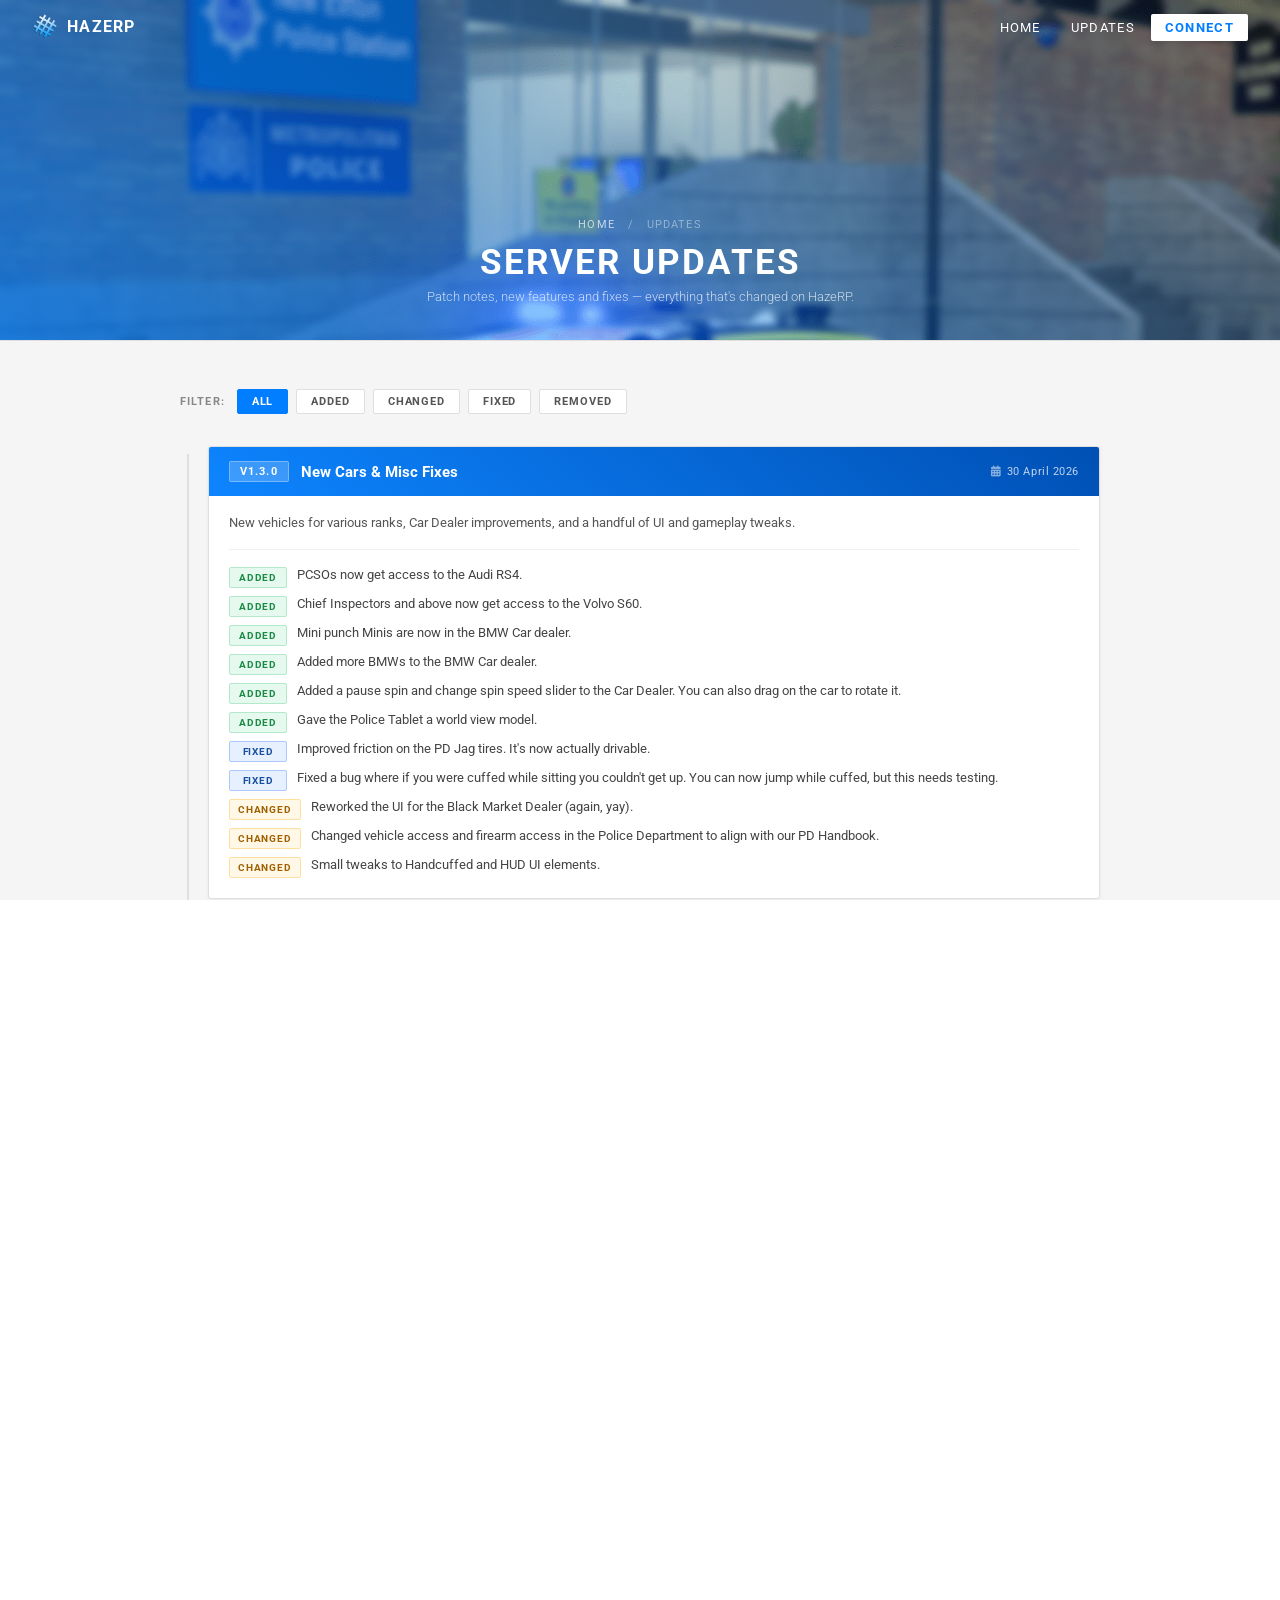
<file: updates/updates.html>
<!DOCTYPE html>
<html lang="en">
<head>
    <meta charset="UTF-8">
    <meta name="viewport" content="width=device-width, initial-scale=1.0">
    <title>HazeRP | Updates</title>
    <link rel="stylesheet" href="../style/style.css">
    <link rel="stylesheet" href="https://cdnjs.cloudflare.com/ajax/libs/font-awesome/6.4.0/css/all.min.css">
    <style>
        .page-hero {
            background: linear-gradient(40deg, rgba(0,126,255,0.737) 0%, rgba(0,126,255,0) 100%),
                        url('../Images/background.png') no-repeat center center fixed;
            background-size: cover;
            min-height: 220px;
            display: flex;
            align-items: flex-end;
            padding: 0 0 36px 0;
            color: white;
        }

        .page-hero-inner {
            max-width: 1000px;
            width: 100%;
            margin: 0 auto;
            padding: 0 40px;
        }

        .page-hero h1 {
            font-size: 2.2em;
            font-weight: 700;
            text-transform: uppercase;
            letter-spacing: 2px;
            margin: 0 0 6px;
        }

        .page-hero p {
            font-size: 13px;
            font-weight: 300;
            margin: 0;
            opacity: 0.85;
        }

        /* Breadcrumb */
        .breadcrumb {
            font-size: 11px;
            letter-spacing: 0.1em;
            text-transform: uppercase;
            opacity: 0.7;
            margin-bottom: 10px;
        }

        .breadcrumb a { color: white; }
        .breadcrumb a:hover { opacity: 0.85; }
        .breadcrumb .sep { margin: 0 6px; }

        /* ── Main content ── */
        .updates-wrap {
            max-width: 1000px;
            margin: 0 auto;
            padding: 48px 40px 64px;
        }

        /* Filter bar */
        .filter-bar {
            display: flex;
            align-items: center;
            gap: 8px;
            margin-bottom: 32px;
            flex-wrap: wrap;
        }

        .filter-bar span {
            font-size: 11px;
            font-weight: 700;
            text-transform: uppercase;
            letter-spacing: 0.1em;
            color: #888;
            margin-right: 4px;
        }

        .filter-btn {
            font-family: 'Roboto', sans-serif;
            font-size: 11px;
            font-weight: 700;
            letter-spacing: 0.08em;
            text-transform: uppercase;
            padding: 5px 14px;
            border-radius: 2px;
            border: 1px solid #dfdfdf;
            background: white;
            color: #555;
            cursor: pointer;
            transition: background 0.15s, border-color 0.15s, color 0.15s;
        }

        .filter-btn:hover,
        .filter-btn.active {
            background: #007eff;
            border-color: #007eff;
            color: white;
        }

        /* ── Timeline ── */
        .timeline {
            position: relative;
            padding-left: 28px;
        }

        .timeline::before {
            content: '';
            position: absolute;
            left: 7px;
            top: 8px;
            bottom: 0;
            width: 2px;
            background: #dfdfdf;
        }

        /* Update card */
        .update-card {
            position: relative;
            margin-bottom: 32px;
            background: white;
            border: 1px solid #dfdfdf;
            border-radius: 3px;
            box-shadow: 0 .125rem .25rem rgba(0,0,0,.05);
            overflow: hidden;
            transition: box-shadow 0.2s;
        }

        .update-card:hover {
            box-shadow: 0 .25rem .6rem rgba(0,126,255,0.1);
        }

        /* Dot on timeline */
        .update-card::before {
            content: '';
            position: absolute;
            left: -24px;
            top: 20px;
            width: 12px;
            height: 12px;
            border-radius: 50%;
            background: #007eff;
            border: 2px solid white;
            box-shadow: 0 0 0 2px #007eff;
        }

        /* Card header strip */
        .card-header {
            background: linear-gradient(40deg, rgba(0,126,255,0.95) 0%, rgba(0,80,180,1) 100%);
            padding: 14px 20px;
            display: flex;
            align-items: center;
            gap: 12px;
            flex-wrap: wrap;
        }

        .version-badge {
            font-size: 11px;
            font-weight: 700;
            letter-spacing: 0.1em;
            text-transform: uppercase;
            background: rgba(255,255,255,0.2);
            color: white;
            padding: 3px 10px;
            border-radius: 2px;
            border: 1px solid rgba(255,255,255,0.3);
            flex-shrink: 0;
        }

        .card-header h3 {
            font-size: 15px;
            font-weight: 700;
            color: white;
            margin: 0;
            flex: 1;
        }

        .card-date {
            font-size: 11px;
            color: rgba(255,255,255,0.75);
            letter-spacing: 0.05em;
            white-space: nowrap;
        }

        /* Card body */
        .card-body {
            padding: 16px 20px 20px;
        }

        .card-desc {
            font-size: 13px;
            color: #555;
            line-height: 1.75;
            margin: 0 0 16px;
            padding-bottom: 14px;
            border-bottom: 1px solid #f0f0f0;
        }

        /* Change list */
        .change-list {
            list-style: none;
            padding: 0;
            margin: 0;
            display: flex;
            flex-direction: column;
            gap: 7px;
        }

        .change-list li {
            display: flex;
            align-items: flex-start;
            gap: 10px;
            font-size: 12.5px;
            color: #444;
            line-height: 1.5;
        }

        /* Type badges */
        .change-type {
            display: inline-block;
            font-size: 10px;
            font-weight: 700;
            letter-spacing: 0.08em;
            text-transform: uppercase;
            padding: 2px 8px;
            border-radius: 2px;
            flex-shrink: 0;
            margin-top: 1px;
            min-width: 58px;
            text-align: center;
        }

        .type-added   { background: #e6f9ef; color: #1a8a45; border: 1px solid #b3e8cb; }
        .type-changed { background: #fff8e6; color: #a06000; border: 1px solid #ffdfa0; }
        .type-fixed   { background: #e6f0ff; color: #1a50a0; border: 1px solid #aac8ff; }
        .type-removed { background: #ffeaea; color: #aa1a1a; border: 1px solid #ffb3b3; }

        /* Empty / error states */
        .state-msg {
            text-align: center;
            padding: 60px 20px;
            color: #999;
            font-size: 13px;
        }

        .state-msg i {
            font-size: 32px;
            color: #ccc;
            display: block;
            margin-bottom: 12px;
        }

        /* ── Background for content area ── */
        .updates-page-bg {
            background: #f5f5f5;
            border-top: 1px solid #dfdfdf;
            min-height: 60vh;
        }
    </style>
</head>
<body>

    <!-- ── NAV ── -->
    <nav id="main-nav">
        <a href="../home/home.html" class="nav-brand">
            <img src="../Images/Logo.png" alt="HazeRP">
            <span class="nav-brand-name">HazeRP</span>
        </a>
        <ul class="nav-links">
            <li><a href="../home/home.html">Home</a></li>
            <li><a href="../updates/updates.html">Updates</a></li>
            <li><a href="steam://connect/85.208.197.68:27015" class="nav-connect">Connect</a></li>
        </ul>
    </nav>

    <!-- ── PAGE HERO ── -->
    <div class="page-hero" style="padding-top: 52px;">
        <div class="page-hero-inner">
            <div class="breadcrumb">
                <a href="../home/home.html">Home</a>
                <span class="sep">/</span>
                <span>Updates</span>
            </div>
            <h1>Server Updates</h1>
            <p>Patch notes, new features and fixes — everything that's changed on HazeRP.</p>
        </div>
    </div>

    <!-- ── UPDATES CONTENT ── -->
    <div class="updates-page-bg">
        <div class="updates-wrap">

            <!-- Filter bar -->
            <div class="filter-bar">
                <span>Filter:</span>
                <button class="filter-btn active" data-filter="all">All</button>
                <button class="filter-btn" data-filter="added">Added</button>
                <button class="filter-btn" data-filter="changed">Changed</button>
                <button class="filter-btn" data-filter="fixed">Fixed</button>
                <button class="filter-btn" data-filter="removed">Removed</button>
            </div>

            <!-- Timeline renders here -->
            <div class="timeline" id="timeline">
                <div class="state-msg">
                    <i class="fas fa-circle-notch fa-spin"></i>
                    Loading updates&hellip;
                </div>
            </div>

        </div>
    </div>

    <footer>
        <div class="footer-brand">HazeRP</div>
        <p>
            &copy; 2026 HazeRP - Haze Police Roleplay. All rights reserved.<br>
            <a href="../home/home.html">Home</a> &bull;
            <a href="updates.html">Updates</a> &bull;
            <a href="steam://connect/85.208.197.68:27015">Connect</a>
        </p>
    </footer>

    <script>
        const nav = document.getElementById('main-nav');
        window.addEventListener('scroll', () => {
            nav.classList.toggle('scrolled', window.scrollY > 52);
        });

        function formatDate(iso) {
            const [y, m, d] = iso.split('-').map(Number);
            return new Date(y, m - 1, d).toLocaleDateString('en-GB', {
                day: 'numeric', month: 'long', year: 'numeric'
            });
        }

        function typeLabel(type) {
            const map = { added: 'Added', changed: 'Changed', fixed: 'Fixed', removed: 'Removed' };
            return map[type] || type;
        }

        function buildCard(update, activeFilter) {
            const changes = activeFilter === 'all'
                ? update.changes
                : update.changes.filter(c => c.type === activeFilter);

            if (activeFilter !== 'all' && changes.length === 0) return null;

            const li = changes.map(c => `
                <li>
                    <span class="change-type type-${c.type}">${typeLabel(c.type)}</span>
                    <span>${c.text}</span>
                </li>
            `).join('');

            const card = document.createElement('div');
            card.className = 'update-card';
            card.innerHTML = `
                <div class="card-header">
                    <span class="version-badge">v${update.version}</span>
                    <h3>${update.title}</h3>
                    <span class="card-date"><i class="fas fa-calendar-alt" style="margin-right:5px;opacity:.7"></i>${formatDate(update.date)}</span>
                </div>
                <div class="card-body">
                    <p class="card-desc">${update.description}</p>
                    <ul class="change-list">${li}</ul>
                </div>
            `;
            return card;
        }

        let allUpdates = [];

        function render(filter) {
            const timeline = document.getElementById('timeline');
            timeline.innerHTML = '';

            const visible = allUpdates
                .map(u => buildCard(u, filter))
                .filter(Boolean);

            if (visible.length === 0) {
                timeline.innerHTML = `
                    <div class="state-msg">
                        <i class="fas fa-box-open"></i>
                        No updates match this filter.
                    </div>`;
                return;
            }

            visible.forEach(card => timeline.appendChild(card));
        }

        document.querySelectorAll('.filter-btn').forEach(btn => {
            btn.addEventListener('click', () => {
                document.querySelectorAll('.filter-btn').forEach(b => b.classList.remove('active'));
                btn.classList.add('active');
                render(btn.dataset.filter);
            });
        });

        fetch('updates.json')
            .then(r => {
                if (!r.ok) throw new Error('Could not load updates.json');
                return r.json();
            })
            .then(data => {
                allUpdates = data.sort((a, b) =>
                    b.version.localeCompare(a.version, undefined, { numeric: true })
                );
                render('all');
            })
            .catch(err => {
                document.getElementById('timeline').innerHTML = `
                    <div class="state-msg">
                        <i class="fas fa-exclamation-circle"></i>
                        Failed to load updates. Make sure <code>updates.json</code> is in the same folder.<br>
                        <small style="color:#bbb;margin-top:6px;display:block">${err.message}</small>
                    </div>`;
            });
    </script>

</body>
</html>
</file>
<file: style/style.css>
@import url('https://fonts.googleapis.com/css2?family=Roboto:wght@100;300;400;700&display=swap');

body, html {
    width: 100%;
    margin: 0;
    padding: 0;
    overflow-x: hidden;
    height: 100%;
}

p, div, h1, h2, h3, h4, span, li {
    font-family: 'Roboto', sans-serif;
}

a {
    cursor: pointer;
    color: white;
    text-decoration: none;
}

* {
    box-sizing: border-box;
}

nav {
    position: fixed;
    top: 0;
    left: 0;
    right: 0;
    z-index: 200;
    height: 52px;
    background: transparent;
    display: flex;
    align-items: center;
    padding: 0 32px;
    transition: background 0.25s, box-shadow 0.25s;
}

    nav.scrolled {
        background: rgba(255,255,255,0.97);
        box-shadow: 0 .125rem .25rem rgba(0,0,0,.075);
    }

        nav.scrolled a {
            color: #333;
        }

        nav.scrolled .nav-connect {
            color: white !important;
        }

.nav-brand {
    display: flex;
    align-items: center;
    gap: 9px;
    margin-right: auto;
}

    .nav-brand img {
        height: 26px;
        width: auto;
        vertical-align: middle;
    }

.nav-brand-name {
    font-family: 'Roboto', sans-serif;
    font-weight: 700;
    font-size: 1em;
    letter-spacing: 0.08em;
    text-transform: uppercase;
}

.nav-links {
    list-style: none;
    display: flex;
    align-items: center;
    gap: 2px;
}

    .nav-links a {
        font-family: 'Roboto', sans-serif;
        font-size: 13px;
        font-weight: 400;
        letter-spacing: 0.1em;
        text-transform: uppercase;
        padding: 6px 14px;
        border-radius: 2px;
        transition: background 0.2s;
        color: white;
    }

nav.scrolled .nav-links a {
    color: #444;
}

.nav-links a:hover {
    background: rgba(255,255,255,0.15);
}

nav.scrolled .nav-links a:hover {
    background: #f5f5f5;
    color: #000;
}

.nav-connect {
    background: white !important;
    color: #007eff !important;
    border-radius: 2px;
    font-weight: 700 !important;
    box-shadow: 0 .125rem .25rem rgba(0,0,0,.075);
}

    .nav-connect:hover {
        opacity: 0.85;
    }

nav.scrolled .nav-connect {
    background: #007eff !important;
    color: white !important;
}


.masthead {
    background: linear-gradient(40deg, rgba(0,126,255,0.737) 0%, rgba(0,126,255,0) 100%), url('../Images/background.png') no-repeat center center fixed;
    -webkit-background-size: cover;
    -moz-background-size: cover;
    -o-background-size: cover;
    background-size: cover;
    box-shadow: 0 .125rem .25rem rgba(0,0,0,.075);
    height: 65%;
    min-height: 420px;
    display: flex;
    justify-content: center;
    align-items: center;
    color: white;
}

.mh-container {
    width: 50%;
    text-align: center;
}

h1.header {
    font-size: 4vw;
    font-weight: 700;
    text-transform: uppercase;
    display: inline-block;
    vertical-align: middle;
    margin: 0;
}

img.logo {
    max-height: 150px;
    width: auto;
    vertical-align: middle;
}

.subtext {
    font-size: 20px;
    font-weight: 300;
    margin-top: 0;
    color: white;
}

.mh-buttons {
    padding-top: 25px;
    display: flex;
    justify-content: center;
}

.buttons-row {
    width: inherit;
}

.button {
    padding: 10px 25px;
    font-size: 14px;
    margin-right: 5px;
    border-radius: 2px;
    text-decoration: none;
    transition: 0.2s;
    border: 2px solid;
    min-width: 117px;
    white-space: nowrap;
    box-shadow: 0 .125rem .25rem rgba(0,0,0,.075);
    display: inline-block;
    text-align: center;
    font-family: 'Roboto', sans-serif;
    font-weight: 400;
    letter-spacing: 0.05em;
    text-transform: uppercase;
}

    .button:hover {
        box-shadow: 0 .150rem .25rem rgba(0,0,0,0.226);
    }

    .button.x {
        border-color: white;
        color: white;
    }

        .button.x:hover {
            background: rgba(255,255,255,0.123);
        }

    .button.y {
        border-color: #ffffff;
        background: #ffffff;
        color: #007eff;
    }

        .button.y:hover {
            opacity: 0.8;
        }


.cards-row {
    height: 35%;
    display: flex;
    align-items: center;
    flex-direction: row;
    justify-content: center;
    background: white;
    padding: 20px 0;
}

.card i {
    color: #007eff;
    background: #f5f5f5;
    border: 1px solid #dfdfdf;
    width: 70px;
    height: 70px;
    border-radius: 50%;
    display: inline-flex;
    align-items: center;
    justify-content: center;
    font-size: 26px;
    vertical-align: middle;
}

.card {
    text-align: center;
    width: 20%;
    margin: 15px;
    display: inline-block;
    color: #333;
}

.card-content {
    height: 237px;
}

.card h4 {
    font-weight: 700;
    margin: 12px 0 6px;
    font-size: 14px;
    color: #222;
}

.card p {
    font-size: 13px;
    color: #555;
}


.shaping-section {
    background: #f5f5f5;
    border-top: 1px solid #dfdfdf;
    border-bottom: 1px solid #dfdfdf;
    padding: 50px 40px;
}

.shaping-inner {
    max-width: 1000px;
    margin: 0 auto;
    display: grid;
    grid-template-columns: 1fr 1fr;
    gap: 56px;
    align-items: start;
}

.shaping-text h2 {
    font-size: 22px;
    font-weight: 700;
    color: #222;
    margin-bottom: 12px;
}

    .shaping-text h2 span {
        color: #007eff;
    }

.shaping-text p {
    font-size: 13px;
    color: #555;
    line-height: 1.8;
    margin-bottom: 10px;
}

.dev-tag {
    display: inline-block;
    font-size: 12px;
    color: #007eff;
    font-weight: 700;
    background: #f0f7ff;
    border: 1px solid #cce0ff;
    border-radius: 2px;
    padding: 6px 12px;
    margin-top: 6px;
    letter-spacing: 0.05em;
}

.shaping-cards {
    display: flex;
    flex-direction: column;
    gap: 12px;
}

.shaping-card {
    background: white;
    border: 1px solid #dfdfdf;
    border-radius: 2px;
    padding: 16px 18px;
    display: flex;
    align-items: flex-start;
    gap: 14px;
    box-shadow: 0 .125rem .25rem rgba(0,0,0,.05);
    transition: box-shadow 0.2s;
}

    .shaping-card:hover {
        box-shadow: 0 .25rem .5rem rgba(0,126,255,0.1);
    }

.shaping-card-icon {
    color: #007eff;
    font-size: 1.1em;
    margin-top: 2px;
    flex-shrink: 0;
}

.shaping-card h4 {
    font-size: 13px;
    font-weight: 700;
    color: #222;
    margin-bottom: 4px;
}

.shaping-card p {
    font-size: 12px;
    color: #666;
    line-height: 1.65;
    margin: 0;
}

.connect-section {
    background: white;
    border-top: 1px solid #dfdfdf;
    padding: 50px 40px;
}

.connect-inner {
    max-width: 1000px;
    margin: 0 auto;
    display: grid;
    grid-template-columns: 1fr 1fr;
    gap: 50px;
    align-items: start;
}

.section-label {
    font-size: 20px;
    font-weight: 700;
    color: #222;
    margin-bottom: 6px;
}

    .section-label span {
        color: #007eff;
    }

.section-sub {
    font-size: 13px;
    color: #666;
    margin-bottom: 16px;
    line-height: 1.75;
}

.discord-wrap {
    border: 1px solid #dfdfdf;
    border-radius: 2px;
    overflow: hidden;
}

    .discord-wrap iframe {
        display: block;
    }

.connect-block {
    background: #f5f5f5;
    border: 1px solid #dfdfdf;
    border-radius: 2px;
    padding: 22px;
}

    .connect-block .server-ip {
        font-size: 18px;
        font-weight: 700;
        color: #007eff;
        margin-bottom: 4px;
    }

    .connect-block .server-meta {
        font-size: 12px;
        color: #888;
        margin-bottom: 18px;
    }

.connect-btn {
    display: block;
    width: 100%;
    text-align: center;
    padding: 11px;
    background: #007eff;
    color: white;
    border-radius: 2px;
    font-size: 13px;
    font-weight: 700;
    text-transform: uppercase;
    letter-spacing: 0.08em;
    transition: opacity 0.2s;
    box-shadow: 0 .125rem .25rem rgba(0,0,0,.075);
}

    .connect-btn:hover {
        opacity: 0.85;
        color: white;
    }

.page-hero {
    background: linear-gradient(40deg, rgba(0,126,255,0.737) 0%, rgba(0,126,255,0) 100%), url('../Images/background.png') no-repeat center center fixed;
    background-size: cover;
    height: 340px;
    display: flex;
    align-items: center;
    justify-content: center;
    text-align: center;
    color: white;
    padding-top: 52px;
    box-shadow: 0 .125rem .25rem rgba(0,0,0,.075);
}

.page-hero-inner h1 {
    font-size: 36px;
    font-weight: 700;
    text-transform: uppercase;
    margin-bottom: 8px;
}

.page-hero-inner p {
    font-size: 16px;
    font-weight: 300;
    color: rgba(255,255,255,0.85);
}

.breadcrumb {
    margin-top: 12px;
    font-size: 12px;
    font-weight: 400;
    text-transform: uppercase;
    letter-spacing: 0.1em;
    color: rgba(255,255,255,0.6);
    display: flex;
    align-items: center;
    justify-content: center;
    gap: 7px;
}

    .breadcrumb a {
        color: rgba(255,255,255,0.7);
    }

        .breadcrumb a:hover {
            color: white;
        }

    .breadcrumb .current {
        color: white;
        font-weight: 700;
    }

.content-wrap {
    max-width: 1000px;
    margin: 0 auto;
    padding: 50px 40px;
}

.story-grid {
    display: grid;
    grid-template-columns: 1fr 1fr;
    gap: 50px;
    align-items: center;
    margin-bottom: 50px;
}

.story-text h2 {
    font-size: 22px;
    font-weight: 700;
    color: #222;
    margin-bottom: 12px;
}

    .story-text h2 span {
        color: #007eff;
    }

.story-text p {
    font-size: 13px;
    color: #555;
    line-height: 1.8;
    margin-bottom: 10px;
}

.story-image {
    background: url('../Images/background.png') no-repeat center center;
    background-size: cover;
    height: 260px;
    border: 1px solid #dfdfdf;
    box-shadow: 0 .125rem .25rem rgba(0,0,0,.075);
}

.values-section {
    background: #f5f5f5;
    border: 1px solid #dfdfdf;
    padding: 36px;
    margin-bottom: 50px;
}

.section-heading {
    text-align: center;
    margin-bottom: 30px;
}

    .section-heading h2 {
        font-size: 20px;
        font-weight: 700;
        color: #222;
        margin-bottom: 5px;
    }

    .section-heading p {
        font-size: 13px;
        color: #888;
    }

.section-divider {
    width: 40px;
    height: 2px;
    background: #007eff;
    margin: 8px auto 0;
}

.values-grid {
    display: grid;
    grid-template-columns: repeat(auto-fit, minmax(180px, 1fr));
    gap: 24px;
}

.value-item {
    text-align: center;
}

.value-icon {
    color: #007eff;
    background: white;
    border: 1px solid #dfdfdf;
    width: 20px;
    height: 20px;
    border-radius: 50%;
    display: inline-flex;
    align-items: center;
    justify-content: center;
    padding: 25px;
    font-size: 1em;
    margin-bottom: 12px;
}

.value-item h4 {
    font-size: 13px;
    font-weight: 700;
    color: #222;
    margin-bottom: 6px;
}

.value-item p {
    font-size: 12px;
    color: #666;
    line-height: 1.65;
}

.cta-banner {
    background: linear-gradient(40deg, rgba(0,126,255,0.737) 0%, rgba(0,126,255,0) 100%), url('../Images/background.png') no-repeat center center;
    background-size: cover;
    padding: 46px 36px;
    text-align: center;
    color: white;
    box-shadow: 0 .125rem .25rem rgba(0,0,0,.075);
}

    .cta-banner h2 {
        font-size: 24px;
        font-weight: 700;
        margin-bottom: 8px;
    }

    .cta-banner p {
        font-size: 14px;
        font-weight: 300;
        color: rgba(255,255,255,0.85);
        margin-bottom: 20px;
    }

    .cta-banner .button {
        margin: 4px;
    }

footer {
    background: #1a1a1a;
    padding: 26px 36px;
    text-align: center;
    border-top: 2px solid #007eff;
}

.footer-brand {
    font-size: 14px;
    font-weight: 700;
    letter-spacing: 0.1em;
    text-transform: uppercase;
    color: white;
    margin-bottom: 6px;
}

footer p {
    font-size: 12px;
    color: rgba(255,255,255,0.35);
    line-height: 2.2;
}

footer a {
    color: rgba(255,255,255,0.4);
}

    footer a:hover {
        color: white;
    }

.dev-warning-banner {
    position: fixed;
    top: 0;
    left: 0;
    width: 100%;
    background: repeating-linear-gradient( -45deg, #151515, #151515 15px, #1e1e1e 15px, #1e1e1e 30px );
    background-size: 42px 42px;
    animation: hazardSlide 3s linear infinite;
    border-bottom: 2px solid #ffaa00;
    z-index: 1000;
    display: flex;
    justify-content: center;
    align-items: center;
    padding: 8px 20px;
    box-shadow: 0 .25rem .5rem rgba(0,0,0,.3);
}

.warning-content {
    display: flex;
    align-items: center;
    gap: 12px;
    font-size: 12px;
    letter-spacing: 0.1em;
    text-transform: uppercase;
    color: white;
    background: rgba(0, 0, 0, 0.6);
    padding: 4px 18px;
    border-radius: 3px;
    backdrop-filter: blur(4px);
    border: 1px solid rgba(255, 255, 255, 0.05);
}

.pulse-icon {
    color: #ffaa00;
    font-size: 14px;
    animation: pulseAlert 1.5s infinite;
}

.warning-text strong {
    color: #ffaa00;
}

@keyframes hazardSlide {
    0% {
        background-position: 0 0;
    }

    100% {
        background-position: 42px 0;
    }
}

@keyframes pulseAlert {
    0% {
        transform: scale(1);
        opacity: 1;
    }

    50% {
        transform: scale(1.15);
        opacity: 0.9;
        text-shadow: 0 0 8px rgba(255, 170, 0, 0.8);
    }

    100% {
        transform: scale(1);
        opacity: 1;
    }
}

body.loading-screen {
    background: linear-gradient(40deg, rgba(0,126,255,0.737) 0%, rgba(0,126,255,0) 100%), url('../Images/background.png') no-repeat center center fixed;
    background-size: cover;
    display: flex;
    align-items: flex-start;
    justify-content: center;
    height: 100vh;
    overflow: hidden;
}

.loading-bar {
    margin-top: 30px;
    width: calc(100% - 80px);
    max-width: 820px;
    background: #007eff;
    display: flex;
    align-items: center;
    gap: 14px;
    padding: 13px 22px;
    border-radius: 0;
    box-shadow: 0 .125rem .25rem rgba(0,0,0,.15);
}

    .loading-bar img {
        height: 38px;
        width: auto;
        flex-shrink: 0;
    }

.loading-bar-name {
    font-family: 'Roboto', sans-serif;
    font-weight: 700;
    font-size: 1.15em;
    letter-spacing: 0.08em;
    text-transform: uppercase;
    color: white;
    white-space: nowrap;
}


@media only screen and (max-width: 1499px) {
    img.logo {
        max-height: 100px;
    }

    .subtext {
        font-size: 18px;
    }
}

@media only screen and (max-width: 1152px) {
    .button {
        padding: 8px 17px;
        font-size: 12px;
    }
}

@media only screen and (max-width: 999px) {
    .mh-container {
        width: 60%;
    }

    img.logo {
        max-height: 70px;
    }

    h1.header {
        font-size: 4.5vw;
    }

    .subtext {
        font-size: 15px;
    }

    .cards-row {
        flex-wrap: wrap;
        height: inherit;
    }

    .card {
        flex-basis: 40%;
        width: 40%;
    }

    .shaping-inner, .connect-inner, .story-grid {
        grid-template-columns: 1fr;
        gap: 28px;
    }
}

@media only screen and (max-width: 774px) {
    .button {
        display: inline-block;
    }

        .button.y {
            margin-top: 8px;
        }
}

@media only screen and (max-height: 750px) {
    .cards-row {
        flex-wrap: wrap;
        height: inherit;
    }

    .card {
        flex-basis: 40%;
        width: 40%;
    }
}

@media only screen and (max-width: 699px) {
    img.logo {
        max-height: 50px;
    }

    .loading-bar {
        width: calc(100% - 32px);
    }
}

@media only screen and (max-width: 600px) {
    .mh-container {
        width: 90%;
    }

    h1.header {
        font-size: 7vw;
    }

    .content-wrap {
        padding: 30px 20px;
    }

    .shaping-section, .connect-section {
        padding: 36px 20px;
    }
}

@media only screen and (max-width: 450px) {
    .card {
        flex-basis: 100%;
        width: 100%;
    }
}

@media only screen and (max-width: 359px) {
    .button {
        width: 80px;
    }
}








/* 
    If you couldn't tell by the Style.css or heck the home page layout, i was a fan of RSRP back in the day.
    Don't expect this UI to stay, I'll most likely change it to be more unique soon.
*/
</file>
<file: style.css>
@import url('https://fonts.googleapis.com/css2?family=Roboto:wght@100;300;400;700&display=swap');

body, html {
    width: 100%;
    margin: 0;
    padding: 0;
    overflow-x: hidden;
    height: 100%;
}

p, div, h1, h2, h3, h4, span, li {
    font-family: 'Roboto', sans-serif;
}

a {
    cursor: pointer;
    color: white;
    text-decoration: none;
}

* {
    box-sizing: border-box;
}

nav {
    position: fixed;
    top: 0;
    left: 0;
    right: 0;
    z-index: 200;
    height: 52px;
    background: transparent;
    display: flex;
    align-items: center;
    padding: 0 32px;
    transition: background 0.25s, box-shadow 0.25s;
}

    nav.scrolled {
        background: rgba(255,255,255,0.97);
        box-shadow: 0 .125rem .25rem rgba(0,0,0,.075);
    }

        nav.scrolled a {
            color: #333;
        }

        nav.scrolled .nav-connect {
            color: white !important;
        }

.nav-brand {
    display: flex;
    align-items: center;
    gap: 9px;
    margin-right: auto;
}

    .nav-brand img {
        height: 26px;
        width: auto;
        vertical-align: middle;
    }

.nav-brand-name {
    font-family: 'Roboto', sans-serif;
    font-weight: 700;
    font-size: 1em;
    letter-spacing: 0.08em;
    text-transform: uppercase;
}

.nav-links {
    list-style: none;
    display: flex;
    align-items: center;
    gap: 2px;
}

    .nav-links a {
        font-family: 'Roboto', sans-serif;
        font-size: 13px;
        font-weight: 400;
        letter-spacing: 0.1em;
        text-transform: uppercase;
        padding: 6px 14px;
        border-radius: 2px;
        transition: background 0.2s;
        color: white;
    }

nav.scrolled .nav-links a {
    color: #444;
}

.nav-links a:hover {
    background: rgba(255,255,255,0.15);
}

nav.scrolled .nav-links a:hover {
    background: #f5f5f5;
    color: #000;
}

.nav-connect {
    background: white !important;
    color: #007eff !important;
    border-radius: 2px;
    font-weight: 700 !important;
    box-shadow: 0 .125rem .25rem rgba(0,0,0,.075);
}

    .nav-connect:hover {
        opacity: 0.85;
    }

nav.scrolled .nav-connect {
    background: #007eff !important;
    color: white !important;
}


.masthead {
    background: linear-gradient(40deg, rgba(0,126,255,0.737) 0%, rgba(0,126,255,0) 100%), url('Images/background.png') no-repeat center center fixed;
    -webkit-background-size: cover;
    -moz-background-size: cover;
    -o-background-size: cover;
    background-size: cover;
    box-shadow: 0 .125rem .25rem rgba(0,0,0,.075);
    height: 65%;
    min-height: 420px;
    display: flex;
    justify-content: center;
    align-items: center;
    color: white;
}

.mh-container {
    width: 50%;
    text-align: center;
}

h1.header {
    font-size: 4vw;
    font-weight: 700;
    text-transform: uppercase;
    display: inline-block;
    vertical-align: middle;
    margin: 0;
}

img.logo {
    max-height: 150px;
    width: auto;
    vertical-align: middle;
}

.subtext {
    font-size: 20px;
    font-weight: 300;
    margin-top: 0;
    color: white;
}

.mh-buttons {
    padding-top: 25px;
    display: flex;
    justify-content: center;
}

.buttons-row {
    width: inherit;
}

.button {
    padding: 10px 25px;
    font-size: 14px;
    margin-right: 5px;
    border-radius: 2px;
    text-decoration: none;
    transition: 0.2s;
    border: 2px solid;
    min-width: 117px;
    white-space: nowrap;
    box-shadow: 0 .125rem .25rem rgba(0,0,0,.075);
    display: inline-block;
    text-align: center;
    font-family: 'Roboto', sans-serif;
    font-weight: 400;
    letter-spacing: 0.05em;
    text-transform: uppercase;
}

    .button:hover {
        box-shadow: 0 .150rem .25rem rgba(0,0,0,0.226);
    }

    .button.x {
        border-color: white;
        color: white;
    }

        .button.x:hover {
            background: rgba(255,255,255,0.123);
        }

    .button.y {
        border-color: #ffffff;
        background: #ffffff;
        color: #007eff;
    }

        .button.y:hover {
            opacity: 0.8;
        }


.cards-row {
    height: 35%;
    display: flex;
    align-items: center;
    flex-direction: row;
    justify-content: center;
    background: white;
    padding: 20px 0;
}

.card i {
    color: #007eff;
    background: #f5f5f5;
    border: 1px solid #dfdfdf;
    width: 70px;
    height: 70px;
    border-radius: 50%;
    display: inline-flex;
    align-items: center;
    justify-content: center;
    font-size: 26px;
    vertical-align: middle;
}

.card {
    text-align: center;
    width: 20%;
    margin: 15px;
    display: inline-block;
    color: #333;
}

.card-content {
    height: 237px;
}

.card h4 {
    font-weight: 700;
    margin: 12px 0 6px;
    font-size: 14px;
    color: #222;
}

.card p {
    font-size: 13px;
    color: #555;
}


.shaping-section {
    background: #f5f5f5;
    border-top: 1px solid #dfdfdf;
    border-bottom: 1px solid #dfdfdf;
    padding: 50px 40px;
}

.shaping-inner {
    max-width: 1000px;
    margin: 0 auto;
    display: grid;
    grid-template-columns: 1fr 1fr;
    gap: 56px;
    align-items: start;
}

.shaping-text h2 {
    font-size: 22px;
    font-weight: 700;
    color: #222;
    margin-bottom: 12px;
}

    .shaping-text h2 span {
        color: #007eff;
    }

.shaping-text p {
    font-size: 13px;
    color: #555;
    line-height: 1.8;
    margin-bottom: 10px;
}

.dev-tag {
    display: inline-block;
    font-size: 12px;
    color: #007eff;
    font-weight: 700;
    background: #f0f7ff;
    border: 1px solid #cce0ff;
    border-radius: 2px;
    padding: 6px 12px;
    margin-top: 6px;
    letter-spacing: 0.05em;
}

.shaping-cards {
    display: flex;
    flex-direction: column;
    gap: 12px;
}

.shaping-card {
    background: white;
    border: 1px solid #dfdfdf;
    border-radius: 2px;
    padding: 16px 18px;
    display: flex;
    align-items: flex-start;
    gap: 14px;
    box-shadow: 0 .125rem .25rem rgba(0,0,0,.05);
    transition: box-shadow 0.2s;
}

    .shaping-card:hover {
        box-shadow: 0 .25rem .5rem rgba(0,126,255,0.1);
    }

.shaping-card-icon {
    color: #007eff;
    font-size: 1.1em;
    margin-top: 2px;
    flex-shrink: 0;
}

.shaping-card h4 {
    font-size: 13px;
    font-weight: 700;
    color: #222;
    margin-bottom: 4px;
}

.shaping-card p {
    font-size: 12px;
    color: #666;
    line-height: 1.65;
    margin: 0;
}

/* ================================================================
   CONNECT / COMMUNITY SECTION
   ================================================================ */
.connect-section {
    background: white;
    border-top: 1px solid #dfdfdf;
    padding: 50px 40px;
}

.connect-inner {
    max-width: 1000px;
    margin: 0 auto;
    display: grid;
    grid-template-columns: 1fr 1fr;
    gap: 50px;
    align-items: start;
}

.section-label {
    font-size: 20px;
    font-weight: 700;
    color: #222;
    margin-bottom: 6px;
}

    .section-label span {
        color: #007eff;
    }

.section-sub {
    font-size: 13px;
    color: #666;
    margin-bottom: 16px;
    line-height: 1.75;
}

.discord-wrap {
    border: 1px solid #dfdfdf;
    border-radius: 2px;
    overflow: hidden;
}

    .discord-wrap iframe {
        display: block;
    }

.connect-block {
    background: #f5f5f5;
    border: 1px solid #dfdfdf;
    border-radius: 2px;
    padding: 22px;
}

    .connect-block .server-ip {
        font-size: 18px;
        font-weight: 700;
        color: #007eff;
        margin-bottom: 4px;
    }

    .connect-block .server-meta {
        font-size: 12px;
        color: #888;
        margin-bottom: 18px;
    }

.connect-btn {
    display: block;
    width: 100%;
    text-align: center;
    padding: 11px;
    background: #007eff;
    color: white;
    border-radius: 2px;
    font-size: 13px;
    font-weight: 700;
    text-transform: uppercase;
    letter-spacing: 0.08em;
    transition: opacity 0.2s;
    box-shadow: 0 .125rem .25rem rgba(0,0,0,.075);
}

    .connect-btn:hover {
        opacity: 0.85;
        color: white;
    }

/* ================================================================
   ABOUT PAGE — story + values
   ================================================================ */
.page-hero {
    background: linear-gradient(40deg, rgba(0,126,255,0.737) 0%, rgba(0,126,255,0) 100%), url('Images/background.png') no-repeat center center fixed;
    background-size: cover;
    height: 340px;
    display: flex;
    align-items: center;
    justify-content: center;
    text-align: center;
    color: white;
    padding-top: 52px;
    box-shadow: 0 .125rem .25rem rgba(0,0,0,.075);
}

.page-hero-inner h1 {
    font-size: 36px;
    font-weight: 700;
    text-transform: uppercase;
    margin-bottom: 8px;
}

.page-hero-inner p {
    font-size: 16px;
    font-weight: 300;
    color: rgba(255,255,255,0.85);
}

.breadcrumb {
    margin-top: 12px;
    font-size: 12px;
    font-weight: 400;
    text-transform: uppercase;
    letter-spacing: 0.1em;
    color: rgba(255,255,255,0.6);
    display: flex;
    align-items: center;
    justify-content: center;
    gap: 7px;
}

    .breadcrumb a {
        color: rgba(255,255,255,0.7);
    }

        .breadcrumb a:hover {
            color: white;
        }

    .breadcrumb .current {
        color: white;
        font-weight: 700;
    }

.content-wrap {
    max-width: 1000px;
    margin: 0 auto;
    padding: 50px 40px;
}

.story-grid {
    display: grid;
    grid-template-columns: 1fr 1fr;
    gap: 50px;
    align-items: center;
    margin-bottom: 50px;
}

.story-text h2 {
    font-size: 22px;
    font-weight: 700;
    color: #222;
    margin-bottom: 12px;
}

    .story-text h2 span {
        color: #007eff;
    }

.story-text p {
    font-size: 13px;
    color: #555;
    line-height: 1.8;
    margin-bottom: 10px;
}

.story-image {
    background: url('Images/background.png') no-repeat center center;
    background-size: cover;
    height: 260px;
    border: 1px solid #dfdfdf;
    box-shadow: 0 .125rem .25rem rgba(0,0,0,.075);
}

.values-section {
    background: #f5f5f5;
    border: 1px solid #dfdfdf;
    padding: 36px;
    margin-bottom: 50px;
}

.section-heading {
    text-align: center;
    margin-bottom: 30px;
}

    .section-heading h2 {
        font-size: 20px;
        font-weight: 700;
        color: #222;
        margin-bottom: 5px;
    }

    .section-heading p {
        font-size: 13px;
        color: #888;
    }

.section-divider {
    width: 40px;
    height: 2px;
    background: #007eff;
    margin: 8px auto 0;
}

.values-grid {
    display: grid;
    grid-template-columns: repeat(auto-fit, minmax(180px, 1fr));
    gap: 24px;
}

.value-item {
    text-align: center;
}

.value-icon {
    color: #007eff;
    background: white;
    border: 1px solid #dfdfdf;
    width: 20px;
    height: 20px;
    border-radius: 50%;
    display: inline-flex;
    align-items: center;
    justify-content: center;
    padding: 25px;
    font-size: 1em;
    margin-bottom: 12px;
}

.value-item h4 {
    font-size: 13px;
    font-weight: 700;
    color: #222;
    margin-bottom: 6px;
}

.value-item p {
    font-size: 12px;
    color: #666;
    line-height: 1.65;
}

.cta-banner {
    background: linear-gradient(40deg, rgba(0,126,255,0.737) 0%, rgba(0,126,255,0) 100%), url('Images/background.png') no-repeat center center;
    background-size: cover;
    padding: 46px 36px;
    text-align: center;
    color: white;
    box-shadow: 0 .125rem .25rem rgba(0,0,0,.075);
}

    .cta-banner h2 {
        font-size: 24px;
        font-weight: 700;
        margin-bottom: 8px;
    }

    .cta-banner p {
        font-size: 14px;
        font-weight: 300;
        color: rgba(255,255,255,0.85);
        margin-bottom: 20px;
    }

    .cta-banner .button {
        margin: 4px;
    }

/* ================================================================
   FOOTER
   ================================================================ */
footer {
    background: #1a1a1a;
    padding: 26px 36px;
    text-align: center;
    border-top: 2px solid #007eff;
}

.footer-brand {
    font-size: 14px;
    font-weight: 700;
    letter-spacing: 0.1em;
    text-transform: uppercase;
    color: white;
    margin-bottom: 6px;
}

footer p {
    font-size: 12px;
    color: rgba(255,255,255,0.35);
    line-height: 2.2;
}

footer a {
    color: rgba(255,255,255,0.4);
}

    footer a:hover {
        color: white;
    }

.dev-warning-banner {
    position: fixed;
    top: 0;
    left: 0;
    width: 100%;
    /* Dark animated hazard stripes */
    background: repeating-linear-gradient( -45deg, #151515, #151515 15px, #1e1e1e 15px, #1e1e1e 30px );
    background-size: 42px 42px;
    animation: hazardSlide 3s linear infinite;
    border-bottom: 2px solid #ffaa00;
    z-index: 1000;
    display: flex;
    justify-content: center;
    align-items: center;
    padding: 8px 20px;
    box-shadow: 0 .25rem .5rem rgba(0,0,0,.3);
}

.warning-content {
    display: flex;
    align-items: center;
    gap: 12px;
    font-size: 12px;
    letter-spacing: 0.1em;
    text-transform: uppercase;
    color: white;
    /* Frosted glass effect behind the text for readability */
    background: rgba(0, 0, 0, 0.6);
    padding: 4px 18px;
    border-radius: 3px;
    backdrop-filter: blur(4px);
    border: 1px solid rgba(255, 255, 255, 0.05);
}

.pulse-icon {
    color: #ffaa00;
    font-size: 14px;
    animation: pulseAlert 1.5s infinite;
}

.warning-text strong {
    color: #ffaa00;
}

/* Animations */
@keyframes hazardSlide {
    0% {
        background-position: 0 0;
    }

    100% {
        background-position: 42px 0;
    }
}

@keyframes pulseAlert {
    0% {
        transform: scale(1);
        opacity: 1;
    }

    50% {
        transform: scale(1.15);
        opacity: 0.9;
        text-shadow: 0 0 8px rgba(255, 170, 0, 0.8);
    }

    100% {
        transform: scale(1);
        opacity: 1;
    }
}

/* ================================================================
   LOADING SCREEN (index.html)
   ================================================================ */
body.loading-screen {
    background: linear-gradient(40deg, rgba(0,126,255,0.737) 0%, rgba(0,126,255,0) 100%), url('Images/background.png') no-repeat center center fixed;
    background-size: cover;
    display: flex;
    align-items: flex-start;
    justify-content: center;
    height: 100vh;
    overflow: hidden;
}

.loading-bar {
    margin-top: 30px;
    width: calc(100% - 80px);
    max-width: 820px;
    background: #007eff;
    display: flex;
    align-items: center;
    gap: 14px;
    padding: 13px 22px;
    border-radius: 0;
    box-shadow: 0 .125rem .25rem rgba(0,0,0,.15);
}

    .loading-bar img {
        height: 38px;
        width: auto;
        flex-shrink: 0;
    }

.loading-bar-name {
    font-family: 'Roboto', sans-serif;
    font-weight: 700;
    font-size: 1.15em;
    letter-spacing: 0.08em;
    text-transform: uppercase;
    color: white;
    white-space: nowrap;
}


@media only screen and (max-width: 1499px) {
    img.logo {
        max-height: 100px;
    }

    .subtext {
        font-size: 18px;
    }
}

@media only screen and (max-width: 1152px) {
    .button {
        padding: 8px 17px;
        font-size: 12px;
    }
}

@media only screen and (max-width: 999px) {
    .mh-container {
        width: 60%;
    }

    img.logo {
        max-height: 70px;
    }

    h1.header {
        font-size: 4.5vw;
    }

    .subtext {
        font-size: 15px;
    }

    .cards-row {
        flex-wrap: wrap;
        height: inherit;
    }

    .card {
        flex-basis: 40%;
        width: 40%;
    }

    .shaping-inner, .connect-inner, .story-grid {
        grid-template-columns: 1fr;
        gap: 28px;
    }
}

@media only screen and (max-width: 774px) {
    .button {
        display: inline-block;
    }

        .button.y {
            margin-top: 8px;
        }
}

@media only screen and (max-height: 750px) {
    .cards-row {
        flex-wrap: wrap;
        height: inherit;
    }

    .card {
        flex-basis: 40%;
        width: 40%;
    }
}

@media only screen and (max-width: 699px) {
    img.logo {
        max-height: 50px;
    }

    .loading-bar {
        width: calc(100% - 32px);
    }
}

@media only screen and (max-width: 600px) {
    .mh-container {
        width: 90%;
    }

    h1.header {
        font-size: 7vw;
    }

    .content-wrap {
        padding: 30px 20px;
    }

    .shaping-section, .connect-section {
        padding: 36px 20px;
    }
}

@media only screen and (max-width: 450px) {
    .card {
        flex-basis: 100%;
        width: 100%;
    }
}

@media only screen and (max-width: 359px) {
    .button {
        width: 80px;
    }
}








/* 
    If you couldn't tell by the Style.css or heck the home page layout, i was a fan of RSRP back in the day.
    Don't expect this UI to stay, I'll most likely change it to be more unique soon.
*/
</file>
